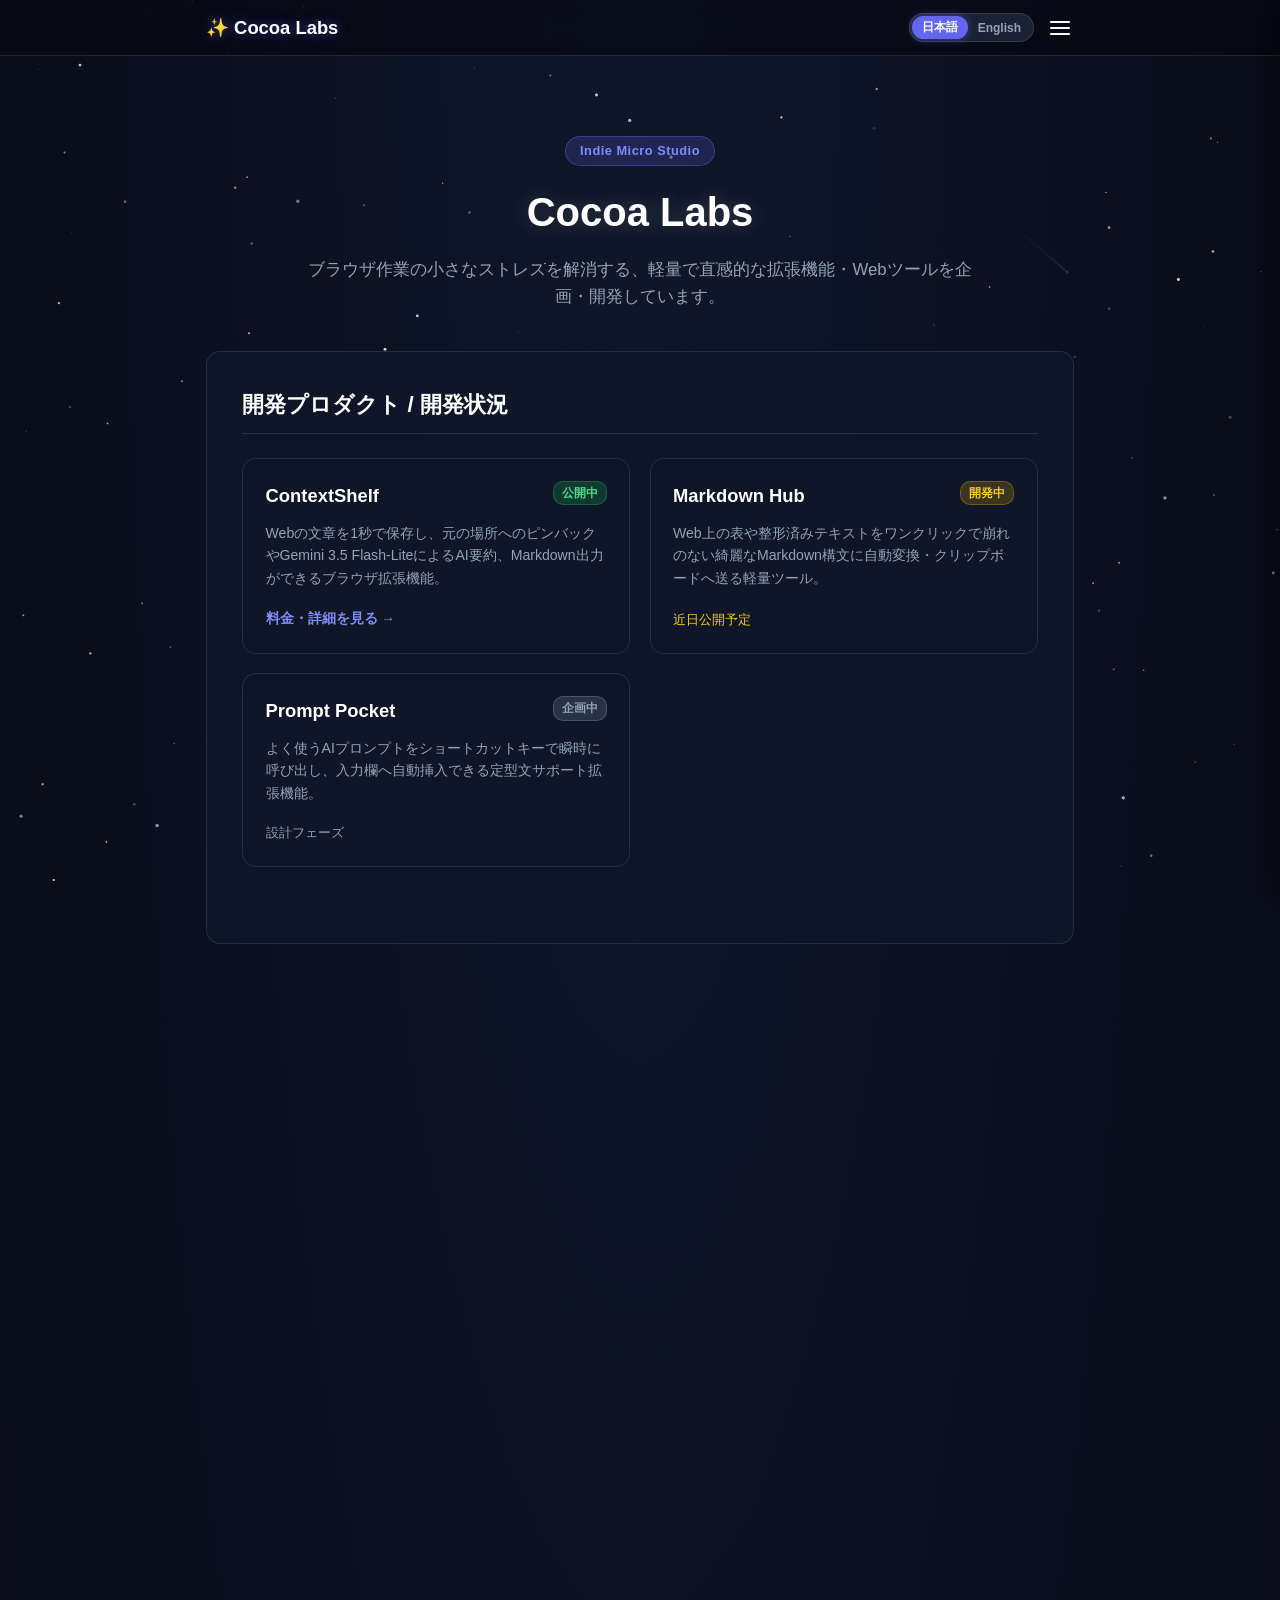
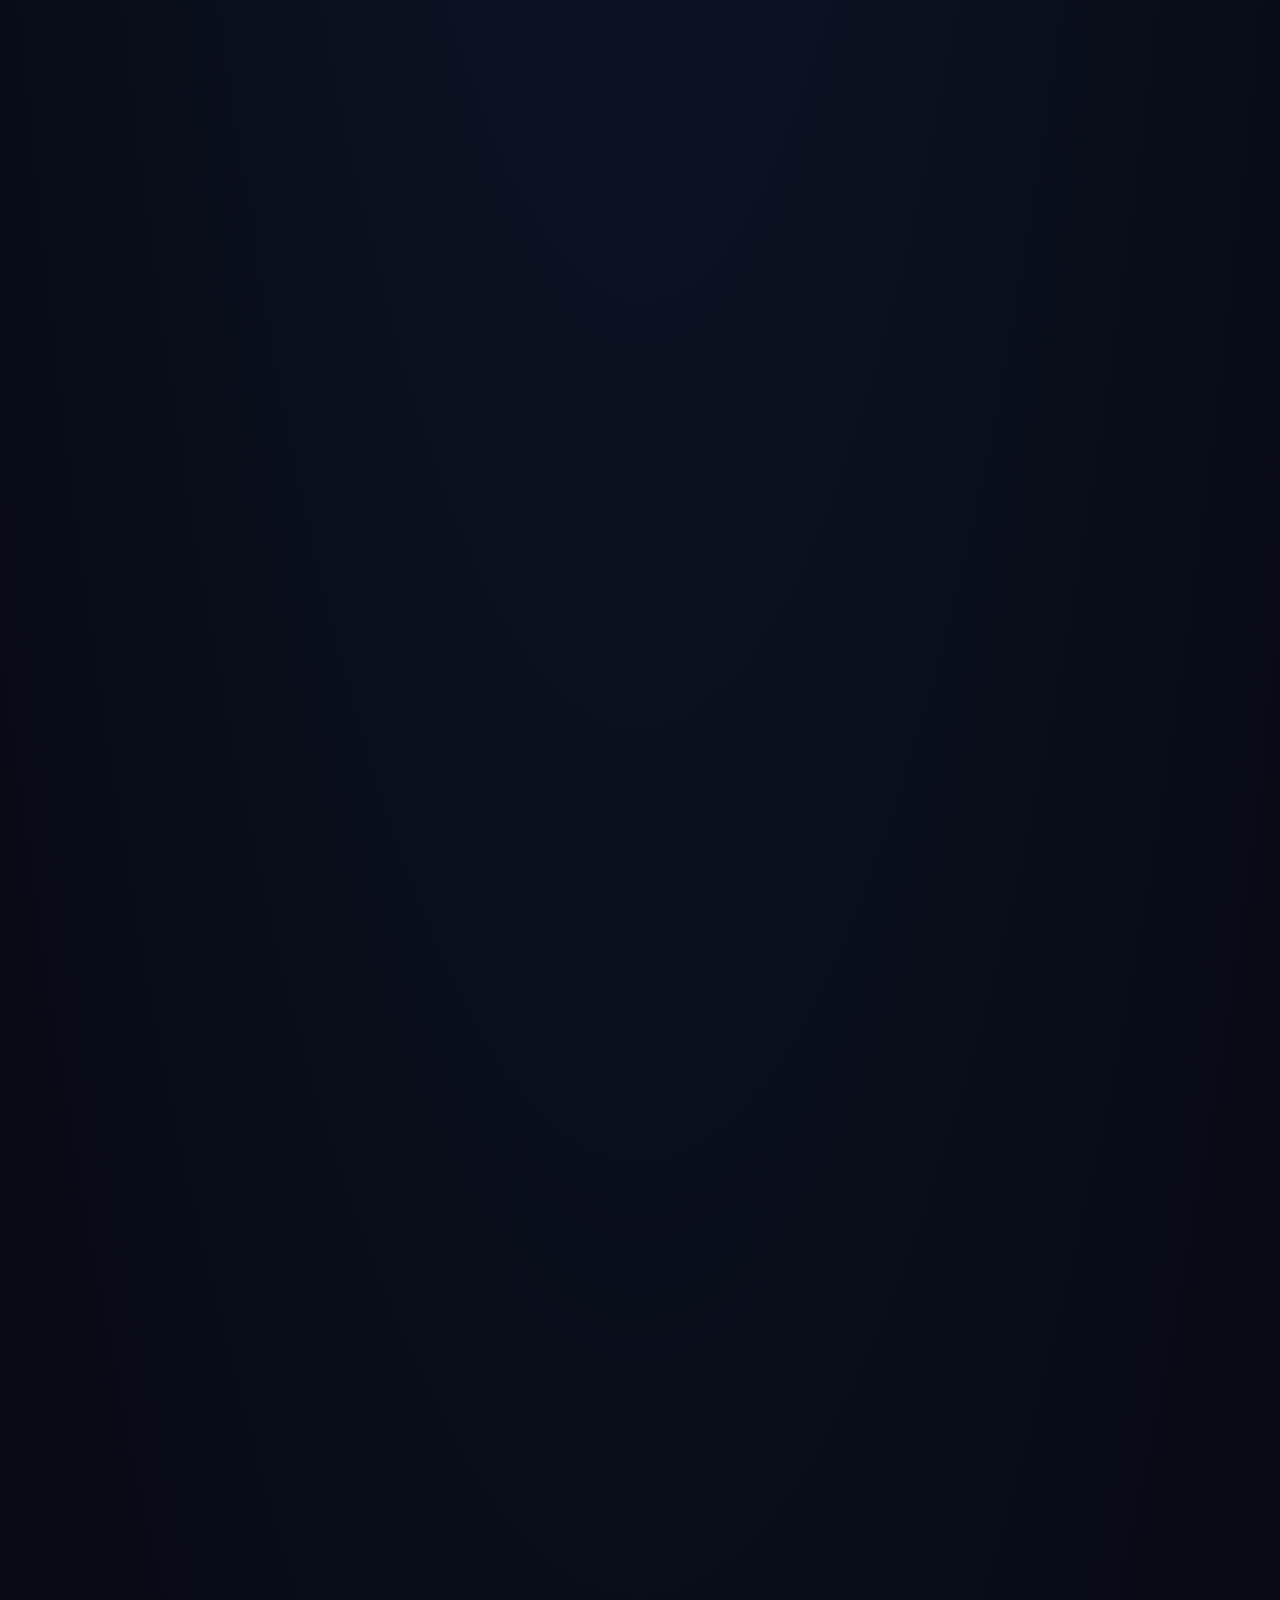
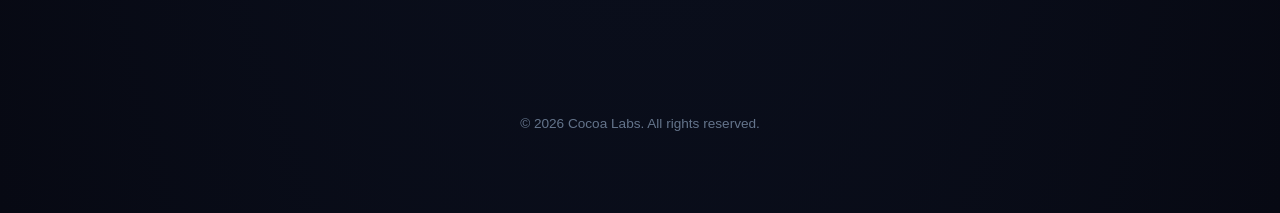
<file: index.html>
<!DOCTYPE html>
<html lang="ja">
<head>
  <meta charset="UTF-8">
  <meta name="viewport" content="width=device-width, initial-scale=1.0">
  <title>Cocoa Labs - Chrome Extensions & Micro Tools</title>
  <style>
    :root {
      --primary: #6366f1;
      --primary-hover: #4f46e5;
      --primary-light: #818cf8;
      --bg: #070913;
      --card-bg: rgba(15, 23, 42, 0.75);
      --card-border: rgba(255, 255, 255, 0.1);
      --text: #f8fafc;
      --text-muted: #94a3b8;
      --border: rgba(255, 255, 255, 0.12);
    }

    * {
      box-sizing: border-box;
      margin: 0;
      padding: 0;
      font-family: -apple-system, BlinkMacSystemFont, "Segoe UI", Roboto, Helvetica, Arial, sans-serif;
    }

    html {
      scroll-behavior: smooth;
    }

    body {
      line-height: 1.6;
      color: var(--text);
      background: radial-gradient(ellipse at top, #0f172a 0%, #070913 100%);
      min-height: 100vh;
      overflow-x: hidden;
    }

    /* ✨ 星空 Canvas 背景 */
    #starfield {
      position: fixed;
      top: 0;
      left: 0;
      width: 100%;
      height: 100%;
      z-index: -1;
      pointer-events: none;
    }

    /* 固定ナビゲーション（すりガラス） */
    header.nav-header {
      position: sticky;
      top: 0;
      background: rgba(7, 9, 19, 0.75);
      backdrop-filter: blur(12px);
      -webkit-backdrop-filter: blur(12px);
      border-bottom: 1px solid var(--border);
      z-index: 100;
    }

    .nav-container {
      max-width: 900px;
      margin: 0 auto;
      padding: 0.8rem 1rem;
      display: flex;
      justify-content: space-between;
      align-items: center;
    }

    .nav-logo {
      font-size: 1.15rem;
      font-weight: 800;
      color: #ffffff;
      text-decoration: none;
      display: flex;
      align-items: center;
      gap: 6px;
      text-shadow: 0 0 12px rgba(99, 102, 241, 0.6);
    }

    .nav-right {
      display: flex;
      align-items: center;
      gap: 12px;
    }

    /* 言語切り替えトグル */
    .lang-switcher {
      display: flex;
      background: rgba(30, 41, 59, 0.8);
      border: 1px solid var(--border);
      border-radius: 16px;
      padding: 2px;
    }

    .lang-btn {
      background: none;
      border: none;
      padding: 3px 10px;
      font-size: 0.75rem;
      font-weight: 700;
      border-radius: 12px;
      cursor: pointer;
      color: var(--text-muted);
      transition: all 0.2s;
    }

    .lang-btn.active {
      background: var(--primary);
      color: #ffffff;
      box-shadow: 0 0 10px rgba(99, 102, 241, 0.5);
    }

    /* ハンバーガーメニュー */
    .hamburger-btn {
      background: none;
      border: none;
      cursor: pointer;
      padding: 4px;
      display: flex;
      flex-direction: column;
      gap: 4px;
    }

    .hamburger-btn span {
      display: block;
      width: 20px;
      height: 2px;
      background-color: var(--text);
      border-radius: 2px;
    }

    /* ドロワーメニュー */
    .drawer-overlay {
      position: fixed;
      inset: 0;
      background: rgba(0, 0, 0, 0.6);
      backdrop-filter: blur(4px);
      opacity: 0;
      pointer-events: none;
      transition: opacity 0.25s ease;
      z-index: 1000;
    }

    .drawer-overlay.active {
      opacity: 1;
      pointer-events: auto;
    }

    .drawer-menu {
      position: fixed;
      top: 0;
      right: -280px;
      width: 280px;
      height: 100vh;
      background: #0f172a;
      border-left: 1px solid var(--border);
      padding: 60px 24px 24px;
      display: flex;
      flex-direction: column;
      gap: 16px;
      box-shadow: -8px 0 30px rgba(0,0,0,0.5);
      transition: right 0.25s ease;
      z-index: 1001;
    }

    .drawer-menu.active {
      right: 0;
    }

    .drawer-menu a {
      font-size: 0.95rem;
      font-weight: 600;
      color: #e2e8f0;
      text-decoration: none;
      padding: 8px 0;
      border-bottom: 1px solid var(--border);
      transition: color 0.15s;
    }

    .drawer-menu a:hover {
      color: var(--primary-light);
    }

    /* メインコンテナ */
    .container {
      max-width: 900px;
      margin: 0 auto;
      padding: 1.5rem 1rem 4rem;
    }

    .hero-header {
      text-align: center;
      padding: 3.5rem 1rem 2.5rem;
    }

    .hero-badge {
      display: inline-block;
      background: rgba(99, 102, 241, 0.2);
      border: 1px solid rgba(99, 102, 241, 0.4);
      color: var(--primary-light);
      font-size: 0.8rem;
      font-weight: 700;
      padding: 4px 14px;
      border-radius: 20px;
      margin-bottom: 14px;
      letter-spacing: 0.5px;
    }

    .hero-header h1 {
      font-size: 2.5rem;
      margin-bottom: 0.8rem;
      color: #ffffff;
      text-shadow: 0 0 20px rgba(255, 255, 255, 0.2);
    }

    .hero-header p {
      color: var(--text-muted);
      font-size: 1.05rem;
      max-width: 680px;
      margin: 0 auto;
    }

    /* プロダクト一覧（ラインナップ） */
    .products-grid {
      display: grid;
      grid-template-columns: repeat(auto-fit, minmax(260px, 1fr));
      gap: 1.2rem;
      margin: 1.5rem 0 2.5rem;
    }

    .product-box {
      background: var(--card-bg);
      backdrop-filter: blur(10px);
      -webkit-backdrop-filter: blur(10px);
      border: 1px solid var(--card-border);
      border-radius: 14px;
      padding: 1.4rem;
      display: flex;
      flex-direction: column;
      justify-content: space-between;
      transition: transform 0.2s, border-color 0.2s;
    }

    .product-box:hover {
      transform: translateY(-3px);
      border-color: rgba(99, 102, 241, 0.5);
    }

    .product-top {
      display: flex;
      justify-content: space-between;
      align-items: flex-start;
      margin-bottom: 0.7rem;
    }

    .product-title {
      font-size: 1.15rem;
      font-weight: 800;
      color: #ffffff;
    }

    .badge-status {
      font-size: 0.72rem;
      font-weight: 700;
      padding: 2px 8px;
      border-radius: 10px;
    }

    .status-active { background: rgba(34, 197, 94, 0.2); color: #4ade80; border: 1px solid rgba(34, 197, 94, 0.3); }
    .status-dev { background: rgba(234, 179, 8, 0.2); color: #facc15; border: 1px solid rgba(234, 179, 8, 0.3); }
    .status-plan { background: rgba(148, 163, 184, 0.2); color: #94a3b8; border: 1px solid rgba(148, 163, 184, 0.3); }

    .product-desc {
      font-size: 0.88rem;
      color: var(--text-muted);
      margin-bottom: 1.2rem;
    }

    .product-link {
      font-size: 0.85rem;
      font-weight: 700;
      color: var(--primary-light);
      text-decoration: none;
    }

    /* 料金カード */
    .pricing-grid {
      display: grid;
      grid-template-columns: repeat(auto-fit, minmax(250px, 1fr));
      gap: 1.5rem;
      margin: 2rem 0;
    }

    .pricing-card {
      background: var(--card-bg);
      backdrop-filter: blur(10px);
      -webkit-backdrop-filter: blur(10px);
      border: 1px solid var(--card-border);
      border-radius: 14px;
      padding: 1.6rem;
      text-align: center;
      position: relative;
      display: flex;
      flex-direction: column;
      justify-content: space-between;
      transition: transform 0.2s ease, box-shadow 0.2s ease, border-color 0.2s;
    }

    .pricing-card:hover {
      transform: translateY(-4px);
      box-shadow: 0 10px 30px rgba(99, 102, 241, 0.2);
    }

    .pricing-card.featured {
      border: 2px solid var(--primary);
      background: rgba(30, 27, 75, 0.6);
      box-shadow: 0 0 25px rgba(99, 102, 241, 0.25);
    }

    .popular-tag {
      position: absolute;
      top: -11px;
      right: 16px;
      background: linear-gradient(135deg, #6366f1, #a855f7);
      color: #ffffff;
      font-size: 0.75rem;
      font-weight: 800;
      padding: 3px 10px;
      border-radius: 10px;
      box-shadow: 0 2px 8px rgba(168, 85, 247, 0.4);
    }

    .pricing-card h3 {
      font-size: 1.3rem;
      margin-bottom: 0.5rem;
      color: #ffffff;
    }

    .price {
      font-size: 2.1rem;
      font-weight: 800;
      color: #ffffff;
      margin-bottom: 0.2rem;
    }

    .price span {
      font-size: 0.9rem;
      color: var(--text-muted);
      font-weight: normal;
    }

    .price-note {
      font-size: 0.75rem;
      color: #64748b;
      margin-bottom: 1.2rem;
    }

    .pricing-features {
      list-style: none;
      font-size: 0.9rem;
      color: #cbd5e1;
      display: flex;
      flex-direction: column;
      gap: 0.5rem;
      margin-bottom: 1.4rem;
      text-align: left;
      padding: 0 0.5rem;
    }

    .btn-plan {
      display: inline-block;
      width: 100%;
      padding: 9px;
      border-radius: 8px;
      font-weight: 700;
      text-decoration: none;
      font-size: 0.9rem;
      background: rgba(255, 255, 255, 0.08);
      color: #ffffff;
      border: 1px solid rgba(255, 255, 255, 0.15);
      transition: all 0.2s ease;
    }

    .btn-plan:hover {
      background: rgba(255, 255, 255, 0.15);
    }

    .btn-plan.featured {
      background: linear-gradient(135deg, #4f46e5, #7c3aed);
      border: none;
      box-shadow: 0 4px 15px rgba(79, 70, 229, 0.4);
    }

    .btn-plan.featured:hover {
      background: linear-gradient(135deg, #4338ca, #6d28d9);
      box-shadow: 0 6px 20px rgba(79, 70, 229, 0.6);
    }

    /* 各セクション（すりガラス） */
    .section {
      background: var(--card-bg);
      backdrop-filter: blur(10px);
      -webkit-backdrop-filter: blur(10px);
      border: 1px solid var(--card-border);
      border-radius: 14px;
      padding: 2.2rem;
      margin-bottom: 2rem;
    }

    .section h2 {
      font-size: 1.4rem;
      border-bottom: 1px solid var(--border);
      padding-bottom: 0.6rem;
      margin-bottom: 1.2rem;
      color: #ffffff;
    }

    table {
      width: 100%;
      border-collapse: collapse;
      margin-top: 1rem;
    }

    th, td {
      border: 1px solid var(--border);
      padding: 0.85rem;
      text-align: left;
      font-size: 0.92rem;
    }

    th {
      background-color: rgba(30, 41, 59, 0.5);
      width: 32%;
      font-weight: 600;
      color: #e2e8f0;
    }

    td {
      color: #cbd5e1;
    }

    ul, ol {
      padding-left: 1.5rem;
      margin-bottom: 1rem;
      color: #cbd5e1;
    }

    li {
      margin-bottom: 0.6rem;
      font-size: 0.95rem;
    }

    code {
      background: rgba(99, 102, 241, 0.2);
      color: #a5b4fc;
      padding: 2px 6px;
      border-radius: 4px;
      font-family: monospace;
    }

    footer {
      text-align: center;
      color: #64748b;
      font-size: 0.85rem;
      padding: 2rem 0 1rem;
    }

    /* 双方向ふわっとアニメーション */
    .reveal {
      opacity: 0;
      transform: translateY(32px);
      transition: opacity 0.55s cubic-bezier(0.16, 1, 0.3, 1), transform 0.55s cubic-bezier(0.16, 1, 0.3, 1);
      will-change: opacity, transform;
    }

    .reveal.is-visible {
      opacity: 1;
      transform: translateY(0);
    }

    .pricing-card.reveal:nth-child(1) { transition-delay: 0.04s; }
    .pricing-card.reveal:nth-child(2) { transition-delay: 0.12s; }
    .pricing-card.reveal:nth-child(3) { transition-delay: 0.2s; }
  </style>
</head>
<body>

  <!-- ✨ 流れる星空 Canvas -->
  <canvas id="starfield"></canvas>

  <!-- 固定ナビゲーション -->
  <header class="nav-header">
    <div class="nav-container">
      <a href="#" class="nav-logo">✨ Cocoa Labs</a>
      
      <div class="nav-right">
        <div class="lang-switcher">
          <button id="btn-ja" class="lang-btn active">日本語</button>
          <button id="btn-en" class="lang-btn">English</button>
        </div>

        <button id="hamburger-btn" class="hamburger-btn" aria-label="Menu">
          <span></span>
          <span></span>
          <span></span>
        </button>
      </div>
    </div>
  </header>

  <!-- ドロワーメニュー -->
  <div id="drawer-overlay" class="drawer-overlay"></div>
  <aside id="drawer-menu" class="drawer-menu">
    <div style="font-weight: 800; color: var(--text-muted); font-size: 0.85rem; letter-spacing: 1px;">NAVIGATION</div>
    <a href="#products" class="drawer-link" data-i18n="nav-products">プロダクト一覧</a>
    <a href="#pricing" class="drawer-link" data-i18n="nav-pricing">料金プラン</a>
    <a href="#features" class="drawer-link" data-i18n="nav-features">主な機能</a>
    <a href="#tokusho" class="drawer-link" data-i18n="nav-tokusho">特定商取引法に基づく表記</a>
    <a href="#terms" class="drawer-link" data-i18n="nav-terms">利用規約</a>
    <a href="#privacy" class="drawer-link" data-i18n="nav-privacy">プライバシーポリシー</a>
  </aside>

  <div class="container">
    <!-- ヒーローヘッダー -->
    <div class="hero-header reveal">
      <div class="hero-badge" data-i18n="badge-text">Indie Micro Studio</div>
      <h1>Cocoa Labs</h1>
      <p data-i18n="hero-desc">ブラウザ作業の小さなストレスを解消する、軽量で直感的な拡張機能・Webツールを企画・開発しています。</p>
    </div>

    <!-- 開発プロダクト一覧 -->
    <section class="section reveal" id="products">
      <h2 data-i18n="sec-products-title">開発プロダクト / 開発状況</h2>
      <div class="products-grid">
        <!-- 1. ContextShelf (公開中) -->
        <div class="product-box">
          <div>
            <div class="product-top">
              <span class="product-title">ContextShelf</span>
              <span class="badge-status status-active" data-i18n="status-pub">公開中</span>
            </div>
            <p class="product-desc" data-i18n="p1-desc">
              Webの文章を1秒で保存し、元の場所へのピンバックやGemini 3.5 Flash-LiteによるAI要約、Markdown出力ができるブラウザ拡張機能。
            </p>
          </div>
          <a href="#pricing" class="product-link" data-i18n="p1-link">料金・詳細を見る &rarr;</a>
        </div>

        <!-- 2. Markdown Hub (開発中) -->
        <div class="product-box">
          <div>
            <div class="product-top">
              <span class="product-title">Markdown Hub</span>
              <span class="badge-status status-dev" data-i18n="status-dev">開発中</span>
            </div>
            <p class="product-desc" data-i18n="p2-desc">
              Web上の表や整形済みテキストをワンクリックで崩れのない綺麗なMarkdown構文に自動変換・クリップボードへ送る軽量ツール。
            </p>
          </div>
          <span style="font-size:0.8rem; color:#facc15;" data-i18n="p2-sub">近日公開予定</span>
        </div>

        <!-- 3. Prompt Pocket (企画中) -->
        <div class="product-box">
          <div>
            <div class="product-top">
              <span class="product-title">Prompt Pocket</span>
              <span class="badge-status status-plan" data-i18n="status-plan">企画中</span>
            </div>
            <p class="product-desc" data-i18n="p3-desc">
              よく使うAIプロンプトをショートカットキーで瞬時に呼び出し、入力欄へ自動挿入できる定型文サポート拡張機能。
            </p>
          </div>
          <span style="font-size:0.8rem; color:#94a3b8;" data-i18n="p3-sub">設計フェーズ</span>
        </div>
      </div>
    </section>

    <!-- 料金プラン (ContextShelf) -->
    <div class="pricing-grid" id="pricing">
      <!-- Free -->
      <div class="pricing-card reveal">
        <div>
          <h3>Free Plan</h3>
          <div class="price" id="p-free">¥0 <span>/ 月</span></div>
          <div class="price-note" style="visibility: hidden;">-</div>
          <ul class="pricing-features">
            <li data-i18n="f-free-1">✔ 保存件数：30件まで</li>
            <li data-i18n="f-free-2">✔ フォルダ作成：2個まで</li>
            <li data-i18n="f-free-3">✔ 一言メモ＆テキスト直接編集</li>
            <li data-i18n="f-free-4">✔ AI要約（1日3回まで）</li>
          </ul>
        </div>
        <a href="https://chromewebstore.google.com" target="_blank" class="btn-plan" data-i18n="btn-free">無料で使う</a>
      </div>

      <!-- PRO -->
      <div class="pricing-card reveal">
        <div>
          <h3>PRO Plan</h3>
          <div class="price" id="p-pro">¥450 <span>/ 月</span></div>
          <div class="price-note" id="n-pro">※ $3（1ドル=150円換算）</div>
          <ul class="pricing-features">
            <li data-i18n="f-pro-1">✔ 保存件数：<b>無制限</b></li>
            <li data-i18n="f-pro-2">✔ フォルダ作成：<b>無制限</b></li>
            <li data-i18n="f-pro-3">✔ ✨ <b>AI要約：使い放題</b></li>
            <li data-i18n="f-pro-4">✔ <b>Markdown / JSON 一括出力</b></li>
          </ul>
        </div>
        <a href="https://chromewebstore.google.com" target="_blank" class="btn-plan" data-i18n="btn-pro">月額で始める</a>
      </div>

      <!-- Premium PRO (買い切り) -->
      <div class="pricing-card featured reveal">
        <div class="popular-tag" data-i18n="tag-popular">人気・買い切り</div>
        <div>
          <h3>Premium Plan</h3>
          <div class="price" id="p-prem">¥3,000 <span>/ 買い切り</span></div>
          <div class="price-note" id="n-prem">※ $20（1ドル=150円換算）</div>
          <ul class="pricing-features">
            <li data-i18n="f-prem-1">✔ <b>PROの全機能が永久に使い放題</b></li>
            <li data-i18n="f-prem-2">✔ <b>追加の月額費用なし（1回払い）</b></li>
            <li data-i18n="f-prem-3">✔ 今後の機能アップデートも無料</li>
            <li data-i18n="f-prem-4">✔ ずっと使い続けたい方向け</li>
          </ul>
        </div>
        <a href="https://chromewebstore.google.com" target="_blank" class="btn-plan featured" data-i18n="btn-prem">買い切りで購入</a>
      </div>
    </div>

    <!-- 主な機能の概要 -->
    <section class="section reveal" id="features">
      <h2 data-i18n="sec-features-title">ContextShelf の主な機能</h2>
      <ul>
        <li data-i18n="feat-1"><strong>1秒で引用保存</strong>: Web上の文章を選択して <code>Alt + S</code> または右クリックするだけで、タイトルやURLと一緒にサイドパネルへ記録。</li>
        <li data-i18n="feat-2"><strong>場所ピン＆ジャンプ</strong>: 「📍場所」ボタンを押すと、元のWebページの引用位置まで自動スクロールし、赤色マーカーで示します。</li>
        <li data-i18n="feat-3"><strong>Gemini 3.5 Flash-Lite 高速要約</strong>: 長い引用もワンクリックで約1/3の読みやすい箇条書きに要約。</li>
        <li data-i18n="feat-4"><strong>一言メモ＆テキスト編集</strong>: 「なぜ保存したか」の所感を残したり、引用文の不要な文字をその場で手直しできます。</li>
        <li data-i18n="feat-5"><strong>Markdown / JSON 出力</strong>: 溜まったデータを一括ダウンロードし、外部エディタへ手軽に引き継げます。</li>
      </ul>
    </section>

    <!-- 特定商取引法に基づく表記 -->
    <section class="section reveal" id="tokusho">
      <h2 data-i18n="sec-tokusho-title">特定商取引法に基づく表記</h2>
      <table>
        <tr>
          <th data-i18n="th-business">事業者 / 屋号</th>
          <td>Cocoa Labs</td>
        </tr>
        <tr>
          <th data-i18n="th-rep">運営者</th>
          <td data-i18n="td-rep">Cocoa（※ご請求受領後、電磁的記録等により遅滞なく詳細を開示いたします）</td>
        </tr>
        <tr>
          <th data-i18n="th-contact">お問い合わせ先</th>
          <td>kokokokoahappy@gmail.com<br><small data-i18n="td-contact-note">※お問い合わせはメールにてお願いいたします。</small></td>
        </tr>
        <tr>
          <th data-i18n="th-price">販売価格</th>
          <td data-i18n="td-price">PROプラン: 月額 $3 / Premiumプラン: 買い切り $20（日本円決済時は為替レートにより換算）</td>
        </tr>
        <tr>
          <th data-i18n="th-pay">お支払い方法</th>
          <td data-i18n="td-pay">クレジットカード決済（Stripe / ExtensionPay）</td>
        </tr>
        <tr>
          <th data-i18n="th-delivery">役務の提供時期</th>
          <td data-i18n="td-delivery">決済完了後、即時に拡張機能の機能制限が解除されます。</td>
        </tr>
        <tr>
          <th data-i18n="th-cancel">解約・返金について</th>
          <td data-i18n="td-cancel">
            デジタルコンテンツの性質上、購入完了後の返金には応じかねます。<br>
            月額サブスクリプションはいつでも解約可能であり、解約後も現在の請求期間終了までご利用いただけます。
          </td>
        </tr>
      </table>
    </section>

    <!-- 利用規約 -->
    <section class="section reveal" id="terms">
      <h2 data-i18n="sec-terms-title">利用規約</h2>
      <ol>
        <li data-i18n="term-1"><strong>総則</strong>: 本規約は、Cocoa Labsが提供するChrome拡張機能「ContextShelf」の利用条件を定めるものです。</li>
        <li data-i18n="term-2"><strong>ライセンス</strong>: 有料プランを購入したユーザーに対し、本拡張機能の非独占的利用権を付与します。</li>
        <li data-i18n="term-3"><strong>禁止事項</strong>: 本拡張機能のリバースエンジニアリング、不正アクセス、第三者への再販売を禁止します。</li>
        <li data-i18n="term-4"><strong>免責事項</strong>: 本拡張機能の利用により生じたデータの損失、外部API側の仕様変更による動作不良等について、当方は一切の責任を負いません。</li>
      </ol>
    </section>

    <!-- プライバシーポリシー -->
    <section class="section reveal" id="privacy">
      <h2 data-i18n="sec-privacy-title">プライバシーポリシー</h2>
      <p data-i18n="priv-intro">当方は、ユーザーのプライバシーを尊重し、個人情報の保護に努めます。</p>
      <br>
      <ul>
        <li data-i18n="priv-1"><strong>保存データについて</strong>: 保存された引用文・メモ等のデータはお使いのブラウザ内（<code>chrome.storage.local</code>）にのみ保存され、当方の外部サーバーへ送信されることはありません。</li>
        <li data-i18n="priv-2"><strong>決済情報</strong>: 決済処理はStripeおよびExtensionPayを介して安全に行われ、当方がクレジットカード情報を保持することはありません。</li>
        <li data-i18n="priv-3"><strong>利用目的</strong>: 拡張機能の機能提供、認証、および問い合わせ対応のみに利用します。</li>
      </ul>
    </section>

    <footer>
      &copy; 2026 Cocoa Labs. All rights reserved.
    </footer>
  </div>

  <script>
    // ============================================================
    // ✨ 星空 ＆ 流れ星 Canvas アニメーション
    // ============================================================
    const canvas = document.getElementById('starfield');
    const ctx = canvas.getContext('2d');

    let width, height;
    function resize() {
      width = canvas.width = window.innerWidth;
      height = canvas.height = window.innerHeight;
    }
    window.addEventListener('resize', resize);
    resize();

    // 瞬く星たち
    const stars = Array.from({ length: 140 }, () => ({
      x: Math.random() * width,
      y: Math.random() * height,
      radius: Math.random() * 1.4 + 0.3,
      alpha: Math.random() * 0.8 + 0.2,
      speed: Math.random() * 0.02 + 0.005,
      direction: Math.random() > 0.5 ? 1 : -1
    }));

    // 流れ星（Shooting Stars）
    let shootingStars = [];

    function createShootingStar() {
      const startX = Math.random() * (width * 0.8) + (width * 0.1);
      const startY = Math.random() * (height * 0.4);
      const angle = (Math.PI / 4) + (Math.random() * 0.2 - 0.1); // 斜め約45度
      const speed = Math.random() * 7 + 8;
      
      shootingStars.push({
        x: startX,
        y: startY,
        length: Math.random() * 80 + 70,
        speed: speed,
        dx: Math.cos(angle) * speed,
        dy: Math.sin(angle) * speed,
        alpha: 1,
        life: 0,
        maxLife: Math.random() * 40 + 30
      });
    }

    // 2.5秒〜4.5秒ごとに流れ星を生成
    function scheduleShootingStar() {
      const delay = Math.random() * 2000 + 2500;
      setTimeout(() => {
        createShootingStar();
        scheduleShootingStar();
      }, delay);
    }
    scheduleShootingStar();
    // 最初の1本をすぐ流す
    setTimeout(createShootingStar, 800);

    function animateStars() {
      ctx.clearRect(0, 0, width, height);

      // 1. 瞬く星を描画
      stars.forEach(star => {
        star.alpha += star.speed * star.direction;
        if (star.alpha > 0.95) { star.alpha = 0.95; star.direction = -1; }
        if (star.alpha < 0.15) { star.alpha = 0.15; star.direction = 1; }

        ctx.fillStyle = `rgba(224, 231, 255, ${star.alpha})`;
        ctx.beginPath();
        ctx.arc(star.x, star.y, star.radius, 0, Math.PI * 2);
        ctx.fill();
      });

      // 2. 流れ星を描画＆更新
      for (let i = shootingStars.length - 1; i >= 0; i--) {
        const s = shootingStars[i];
        s.x += s.dx;
        s.y += s.dy;
        s.life++;

        s.alpha = 1 - (s.life / s.maxLife);

        if (s.alpha <= 0 || s.x > width || s.y > height) {
          shootingStars.splice(i, 1);
          continue;
        }

        // 流れ星の光の尾（グラデーション）
        const tailX = s.x - (s.dx / s.speed) * s.length;
        const tailY = s.y - (s.dy / s.speed) * s.length;

        const grad = ctx.createLinearGradient(tailX, tailY, s.x, s.y);
        grad.addColorStop(0, 'rgba(129, 140, 248, 0)');
        grad.addColorStop(0.7, `rgba(165, 180, 252, ${s.alpha * 0.6})`);
        grad.addColorStop(1, `rgba(255, 255, 255, ${s.alpha})`);

        ctx.strokeStyle = grad;
        ctx.lineWidth = 2;
        ctx.beginPath();
        ctx.moveTo(tailX, tailY);
        ctx.lineTo(s.x, s.y);
        ctx.stroke();

        // 先端の輝き
        ctx.fillStyle = `rgba(255, 255, 255, ${s.alpha})`;
        ctx.beginPath();
        ctx.arc(s.x, s.y, 1.5, 0, Math.PI * 2);
        ctx.fill();
      }

      requestAnimationFrame(animateStars);
    }
    animateStars();

    // ============================================================
    // 多言語切り替え i18n
    // ============================================================
    const i18n = {
      ja: {
        "nav-products": "プロダクト一覧",
        "nav-pricing": "料金プラン",
        "nav-features": "主な機能",
        "nav-tokusho": "特定商取引法に基づく表記",
        "nav-terms": "利用規約",
        "nav-privacy": "プライバシーポリシー",
        "badge-text": "Indie Micro Studio",
        "hero-desc": "ブラウザ作業の小さなストレスを解消する、軽量で直感的な拡張機能・Webツールを企画・開発しています。",
        "sec-products-title": "開発プロダクト / 開発状況",
        "status-pub": "公開中",
        "status-dev": "開発中",
        "status-plan": "企画中",
        "p1-desc": "Webの文章を1秒で保存し、元の場所へのピンバックやGemini 3.5 Flash-LiteによるAI要約、Markdown出力ができるブラウザ拡張機能。",
        "p1-link": "料金・詳細を見る &rarr;",
        "p2-desc": "Web上の表や整形済みテキストをワンクリックで崩れのない綺麗なMarkdown構文に自動変換・クリップボードへ送る軽量ツール。",
        "p2-sub": "近日公開予定",
        "p3-desc": "よく使うAIプロンプトをショートカットキーで瞬時に呼び出し、入力欄へ自動挿入できる定型文サポート拡張機能。",
        "p3-sub": "設計フェーズ",
        "p-free": "¥0 <span>/ 月</span>",
        "p-pro": "¥450 <span>/ 月</span>",
        "n-pro": "※ $3（1ドル=150円換算）",
        "p-prem": "¥3,000 <span>/ 買い切り</span>",
        "n-prem": "※ $20（1ドル=150円換算）",
        "f-free-1": "✔ 保存件数：30件まで",
        "f-free-2": "✔ フォルダ作成：2個まで",
        "f-free-3": "✔ 一言メモ＆テキスト直接編集",
        "f-free-4": "✔ AI要約（1日3回まで）",
        "btn-free": "無料で使う",
        "f-pro-1": "✔ 保存件数：<b>無制限</b>",
        "f-pro-2": "✔ フォルダ作成：<b>無制限</b>",
        "f-pro-3": "✔ ✨ <b>AI要約：使い放題</b>",
        "f-pro-4": "✔ <b>Markdown / JSON 一括出力</b>",
        "btn-pro": "月額で始める",
        "tag-popular": "人気・買い切り",
        "f-prem-1": "✔ <b>PROの全機能が永久に使い放題</b>",
        "f-prem-2": "✔ <b>追加の月額費用なし（1回払い）</b>",
        "f-prem-3": "✔ 今後の機能アップデートも無料",
        "f-prem-4": "✔ ずっと使い続けたい方向け",
        "btn-prem": "買い切りで購入",
        "sec-features-title": "ContextShelf の主な機能",
        "feat-1": "<strong>1秒で引用保存</strong>: Web上の文章を選択して <code>Alt + S</code> または右クリックするだけで、タイトルやURLと一緒にサイドパネルへ記録。",
        "feat-2": "<strong>場所ピン＆ジャンプ</strong>: 「📍場所」ボタンを押すと、元のWebページの引用位置まで自動スクロールし、赤色マーカーで示します。",
        "feat-3": "<strong>Gemini 3.5 Flash-Lite 高速要約</strong>: 長い引用もワンクリックで約1/3の読みやすい箇条書きに要約。",
        "feat-4": "<strong>一言メモ＆テキスト編集</strong>: 「なぜ保存したか」の所感を残したり、引用文の不要な文字をその場で手直しできます。",
        "feat-5": "<strong>Markdown / JSON 出力</strong>: 溜まったデータを一括ダウンロードし、外部エディタへ手軽に引き継げます。",
        "sec-tokusho-title": "特定商取引法に基づく表記",
        "th-business": "事業者 / 屋号",
        "th-rep": "運営者",
        "td-rep": "Cocoa（※ご請求受領後、電磁的記録等により遅滞なく詳細を開示いたします）",
        "th-contact": "お問い合わせ先",
        "td-contact-note": "※お問い合わせはメールにてお願いいたします。",
        "th-price": "販売価格",
        "td-price": "PROプラン: 月額 $3 / Premiumプラン: 買い切り $20（日本円決済時は為替レートにより換算）",
        "th-pay": "お支払い方法",
        "td-pay": "クレジットカード決済（Stripe / ExtensionPay）",
        "th-delivery": "役務の提供時期",
        "td-delivery": "決済完了後、即時に拡張機能の機能制限が解除されます。",
        "th-cancel": "解約・返金について",
        "td-cancel": "デジタルコンテンツの性質上、購入完了後の返金には応じかねます。<br>月額サブスクリプションはいつでも解約可能であり、解約後も現在の請求期間終了までご利用いただけます。",
        "sec-terms-title": "利用規約",
        "term-1": "<strong>総則</strong>: 本規約は、Cocoa Labsが提供するChrome拡張機能「ContextShelf」の利用条件を定めるものです。",
        "term-2": "<strong>ライセンス</strong>: 有料プランを購入したユーザーに対し、本拡張機能の非独占的利用権を付与します。",
        "term-3": "<strong>禁止事項</strong>: 本拡張機能のリバースエンジニアリング、不正アクセス、第三者への再販売を禁止します。",
        "term-4": "<strong>免責事項</strong>: 本拡張機能の利用により生じたデータの損失、外部API側の仕様変更による動作不良等について、当方は一切の責任を負いません。",
        "sec-privacy-title": "プライバシーポリシー",
        "priv-intro": "当方は、ユーザーのプライバシーを尊重し、個人情報の保護に努めます。",
        "priv-1": "<strong>保存データについて</strong>: 保存された引用文・メモ等のデータはお使いのブラウザ内（<code>chrome.storage.local</code>）にのみ保存され、当方の外部サーバーへ送信されることはありません。",
        "priv-2": "<strong>決済情報</strong>: 決済処理はStripeおよびExtensionPayを介して安全に行われ、当方がクレジットカード情報を保持することはありません。",
        "priv-3": "<strong>利用目的</strong>: 拡張機能の機能提供、認証、および問い合わせ対応のみに利用します。"
      },
      en: {
        "nav-products": "Products",
        "nav-pricing": "Pricing",
        "nav-features": "Features",
        "nav-tokusho": "Legal Notice",
        "nav-terms": "Terms of Service",
        "nav-privacy": "Privacy Policy",
        "badge-text": "Indie Micro Studio",
        "hero-desc": "Crafting focused, lightweight browser extensions and micro-tools to eliminate friction from your daily digital workflows.",
        "sec-products-title": "Products & Roadmap",
        "status-pub": "Active",
        "status-dev": "In Development",
        "status-plan": "Planned",
        "p1-desc": "Capture web quotes in 1s with source jump pin, Gemini 3.5 Flash-Lite AI summaries, and Markdown export.",
        "p1-link": "View Pricing & Details &rarr;",
        "p2-desc": "Instantly convert web tables and formatted text into clean, valid Markdown copied straight to your clipboard.",
        "p2-sub": "Coming Soon",
        "p3-desc": "A fast snippet manager to trigger and inject your favorite AI prompt templates with hotkeys.",
        "p3-sub": "Design Phase",
        "p-free": "$0 <span>/ mo</span>",
        "p-pro": "$3 <span>/ mo</span>",
        "n-pro": "Billed monthly. Cancel anytime.",
        "p-prem": "$20 <span>/ lifetime</span>",
        "n-prem": "One-time payment. No subscription.",
        "f-free-1": "✔ Capacity: Up to 30 items",
        "f-free-2": "✔ Folders: Up to 2 folders",
        "f-free-3": "✔ Quick notes & inline editing",
        "f-free-4": "✔ AI Summaries (3/day)",
        "btn-free": "Start Free",
        "f-pro-1": "✔ Capacity: <b>Unlimited</b>",
        "f-pro-2": "✔ Custom Folders: <b>Unlimited</b>",
        "f-pro-3": "✔ ✨ <b>AI Summaries: Unlimited</b>",
        "f-pro-4": "✔ <b>Markdown & JSON Bulk Export</b>",
        "btn-pro": "Start Pro ($3/mo)",
        "tag-popular": "Most Popular",
        "f-prem-1": "✔ <b>All Pro features included</b>",
        "f-prem-2": "✔ <b>Pay once, use forever</b>",
        "f-prem-3": "✔ All future updates included",
        "f-prem-4": "✔ Best for long-term users",
        "btn-prem": "Get Lifetime ($20)",
        "sec-features-title": "ContextShelf Features",
        "feat-1": "<strong>1-Second Capture</strong>: Select text and press <code>Alt + S</code> or right-click to instantly save quotes with page title and URL.",
        "feat-2": "<strong>Location Pin & Jump</strong>: Click 'Location' to scroll right back to the quote on the original webpage with a clean red highlight.",
        "feat-3": "<strong>Gemini 3.5 Flash-Lite Summary</strong>: Summarize lengthy quotes into concise bullet points with one click.",
        "feat-4": "<strong>Quick Notes & Inline Editing</strong>: Add why you saved it and edit or clean up quotes directly in the side panel.",
        "feat-5": "<strong>Markdown / JSON Export</strong>: Download all saved notes in clean Markdown format with source links.",
        "sec-tokusho-title": "Commercial Disclosure (Specified Commercial Transactions Act)",
        "th-business": "Business Name",
        "th-rep": "Operator",
        "td-rep": "Cocoa (Disclosed without delay upon request via electronic format.)",
        "th-contact": "Contact",
        "td-contact-note": "*Please contact us via email.",
        "th-price": "Pricing",
        "td-price": "PRO Plan: $3/mo / Premium Plan: $20 one-time",
        "th-pay": "Payment Methods",
        "td-pay": "Credit card payment (Stripe / ExtensionPay)",
        "th-delivery": "Delivery of Service",
        "td-delivery": "Feature limits are lifted immediately upon completion of payment.",
        "th-cancel": "Cancellation & Refunds",
        "td-cancel": "Due to the nature of digital goods, refunds are generally not accepted once purchased.<br>Monthly subscriptions can be cancelled anytime and remain active until the end of the billing period.",
        "sec-terms-title": "Terms of Service",
        "term-1": "<strong>General</strong>: These terms govern the use of the Chrome extension 'ContextShelf' provided by Cocoa Labs.",
        "term-2": "<strong>License</strong>: Users purchasing a paid plan are granted a non-exclusive license to use the extension.",
        "term-3": "<strong>Prohibitions</strong>: Reverse engineering, unauthorized access, and resale to third parties are strictly prohibited.",
        "term-4": "<strong>Disclaimer</strong>: We are not liable for any data loss or operational issues caused by external API specification changes.",
        "sec-privacy-title": "Privacy Policy",
        "priv-intro": "We respect user privacy and are committed to protecting your personal data.",
        "priv-1": "<strong>Stored Data</strong>: All saved quotes and notes are stored locally in your browser (<code>chrome.storage.local</code>) and are never transmitted to our external servers.",
        "priv-2": "<strong>Payment Info</strong>: Payments are securely processed via Stripe and ExtensionPay. We never store credit card information.",
        "priv-3": "<strong>Purpose of Use</strong>: Collected data is used solely for providing extension functionality, authentication, and customer support."
      }
    };

    function updateLanguage(lang) {
      document.querySelectorAll("[data-i18n]").forEach(el => {
        const key = el.getAttribute("data-i18n");
        if (i18n[lang][key]) {
          el.innerHTML = i18n[lang][key];
        }
      });

      document.getElementById("p-free").innerHTML = i18n[lang]["p-free"];
      document.getElementById("p-pro").innerHTML = i18n[lang]["p-pro"];
      document.getElementById("n-pro").textContent = i18n[lang]["n-pro"];
      document.getElementById("p-prem").innerHTML = i18n[lang]["p-prem"];
      document.getElementById("n-prem").textContent = i18n[lang]["n-prem"];

      document.getElementById("btn-ja").classList.toggle("active", lang === "ja");
      document.getElementById("btn-en").classList.toggle("active", lang === "en");
    }

    document.getElementById("btn-ja").addEventListener("click", () => updateLanguage("ja"));
    document.getElementById("btn-en").addEventListener("click", () => updateLanguage("en"));

    // ドロワーメニュー
    const hamburgerBtn = document.getElementById('hamburger-btn');
    const drawerMenu = document.getElementById('drawer-menu');
    const drawerOverlay = document.getElementById('drawer-overlay');
    const drawerLinks = document.querySelectorAll('.drawer-link');

    function toggleDrawer() {
      drawerMenu.classList.toggle('active');
      drawerOverlay.classList.toggle('active');
    }

    hamburgerBtn.addEventListener('click', toggleDrawer);
    drawerOverlay.addEventListener('click', toggleDrawer);
    drawerLinks.forEach(link => link.addEventListener('click', toggleDrawer));

    // 双方向スクロール監視
    const observer = new IntersectionObserver((entries) => {
      entries.forEach(entry => {
        if (entry.isIntersecting) {
          entry.target.classList.add('is-visible');
        } else {
          entry.target.classList.remove('is-visible');
        }
      });
    }, {
      root: null,
      threshold: 0.08,
      rootMargin: "0px 0px -20px 0px"
    });

    document.querySelectorAll('.reveal').forEach(el => observer.observe(el));
  </script>

</body>
</html>
</file>
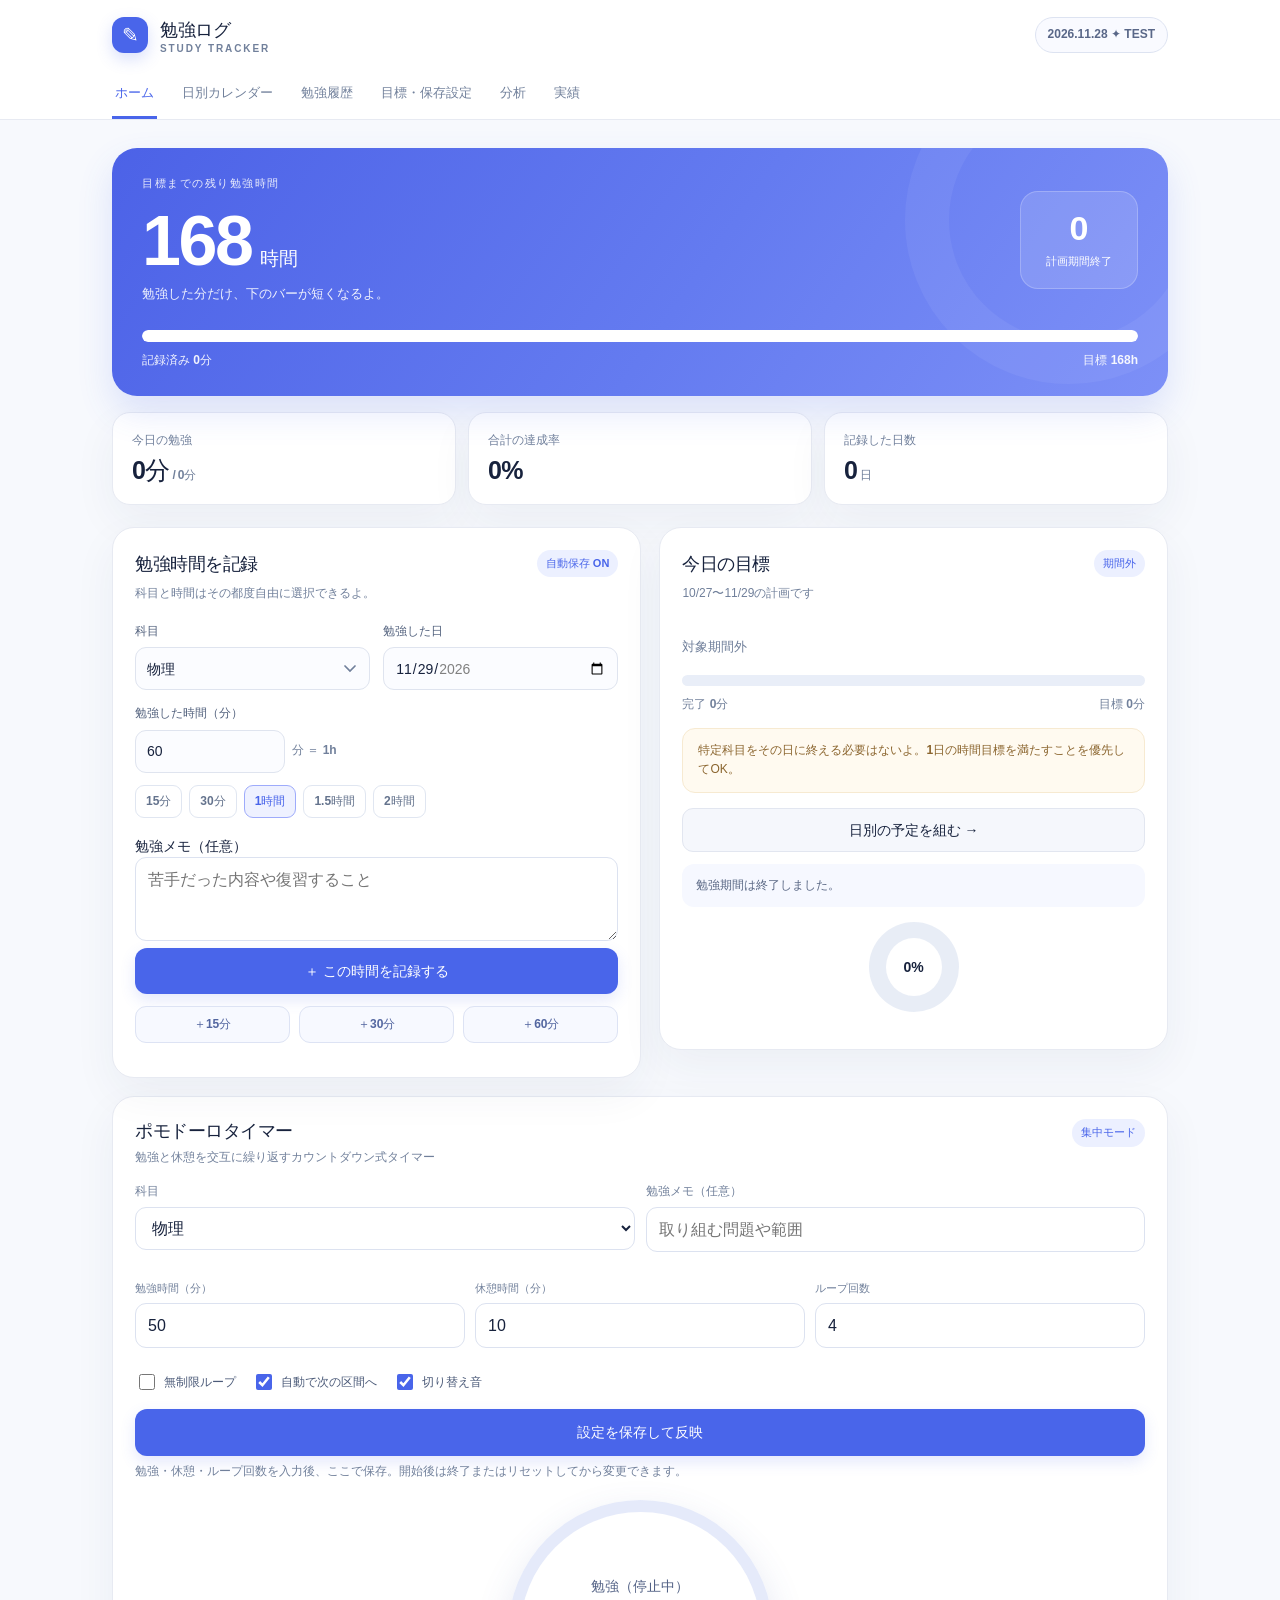
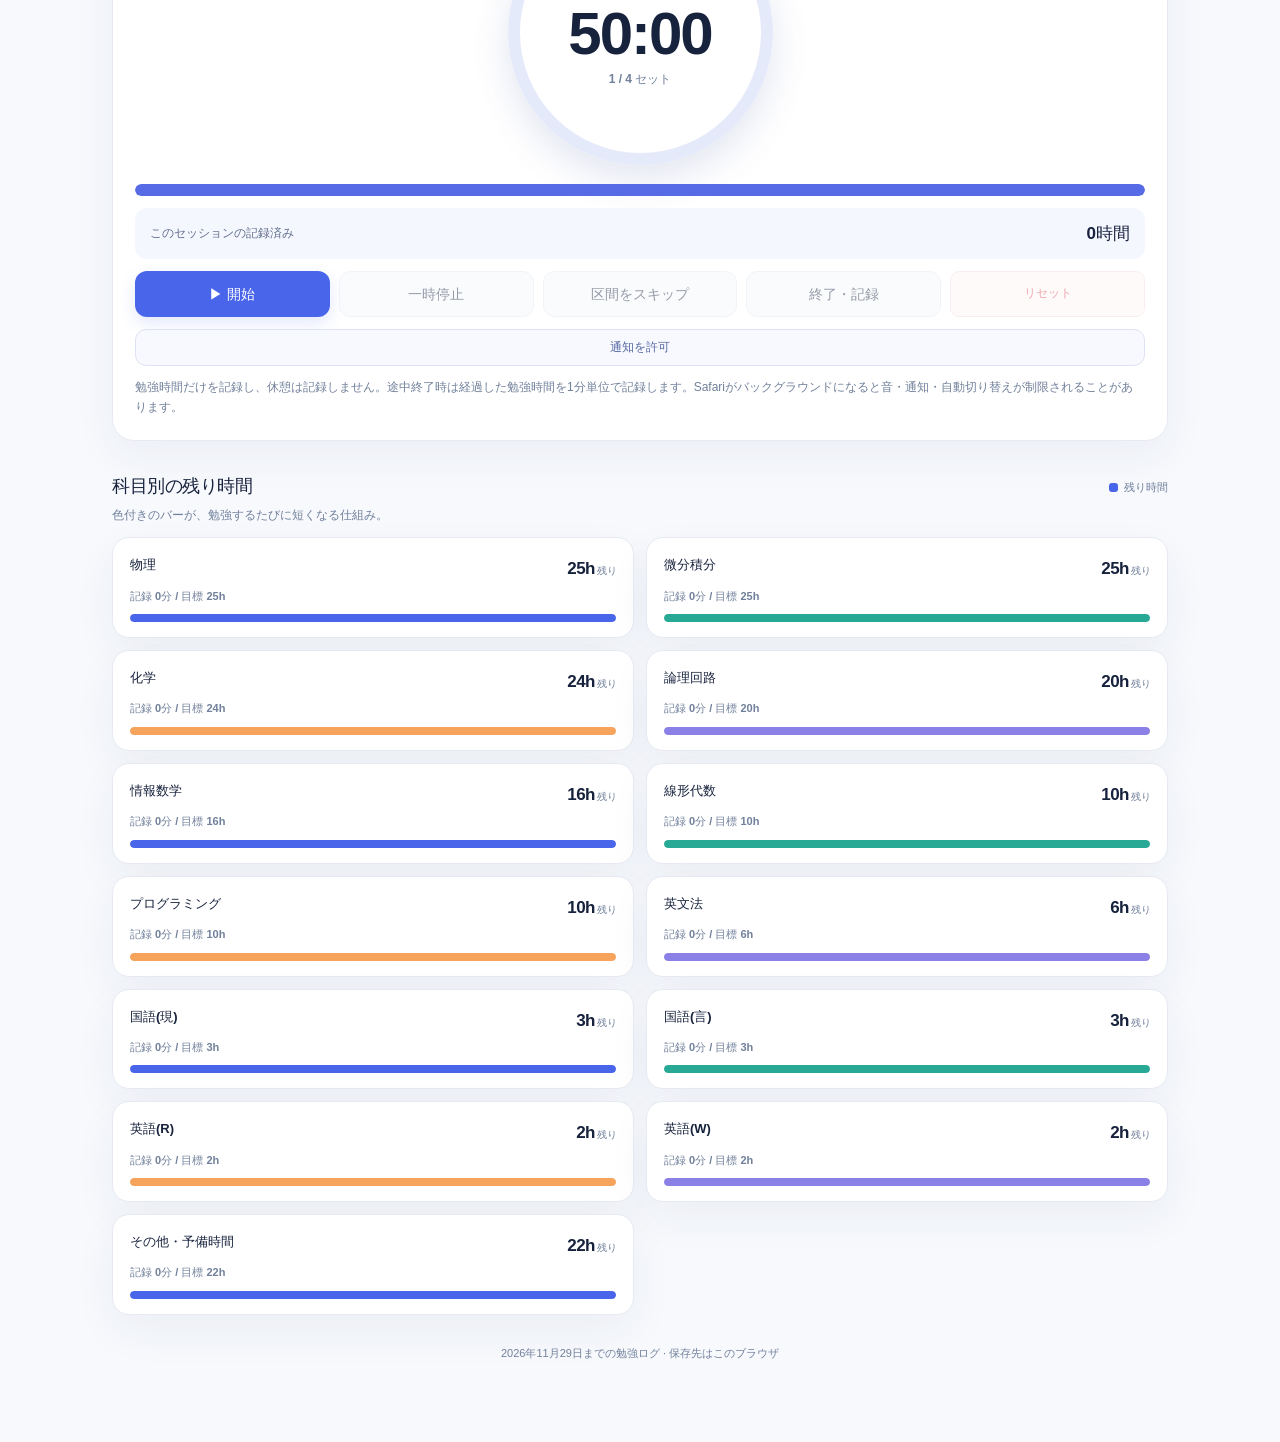
<file: study-planner/index.html>
<!doctype html>
<html lang="ja">
<head>
  <meta charset="UTF-8" />
  <meta name="viewport" content="width=device-width, initial-scale=1, viewport-fit=cover" />
  <meta name="theme-color" content="#f7f9ff" />
  <meta name="description" content="11月29日まで。毎日の科目を自由に選び、勉強した時間だけ残り時間が減る学習記録アプリ。" />
  <meta name="apple-mobile-web-app-capable" content="yes" />
  <meta name="apple-mobile-web-app-status-bar-style" content="default" />
  <meta name="apple-mobile-web-app-title" content="勉強ログ" />
  <link rel="manifest" href="./manifest.webmanifest" />
  <link rel="apple-touch-icon" href="./icon.svg" />
  <title>勉強ログ | 11/29まで</title>
<style>
  :root {color-scheme:light;--ink:#17223d;--muted:#71809b;--blue:#4965ea;--blue-lite:#ecf0ff;--mint:#21a894;--mint-lite:#e6f7f2;--orange:#fa9b56;--line:#e7eaf2;--surface:#ffffff;--bg:#f7f9fd;--shadow:0 16px 44px rgba(36,50,92,.055);font-family:-apple-system,BlinkMacSystemFont,"Hiragino Kaku Gothic ProN","Hiragino Sans","Yu Gothic",Meiryo,sans-serif;font-synthesis:none}
  * {box-sizing:border-box}
  html {scroll-behavior:smooth}
  body {margin:0;background:var(--bg);color:var(--ink);font-size:14px;line-height:1.6}
  button,input,select{font:inherit}
  button{cursor:pointer;-webkit-tap-highlight-color:transparent}
  button:focus-visible,input:focus-visible,select:focus-visible{outline:3px solid #9bafff;outline-offset:2px}
  button:disabled{cursor:not-allowed;opacity:.45}
  .wrap{max-width:1100px;margin:0 auto;padding:0 22px}
  header{background:rgba(255,255,255,.91);backdrop-filter:blur(18px);-webkit-backdrop-filter:blur(18px);border-bottom:1px solid var(--line);position:sticky;top:0;z-index:20}
  .topbar{height:70px;display:flex;align-items:center;justify-content:space-between;gap:10px}
  .brand{display:flex;align-items:center;gap:12px;font-weight:900;font-size:18px;letter-spacing:-.5px}
  .brand-mark{display:grid;place-items:center;width:36px;height:36px;border-radius:12px;background:var(--blue);color:white;font-size:20px;box-shadow:0 6px 16px #4965ea35}
  .brand small{display:block;color:var(--muted);font-size:10px;line-height:1;font-weight:700;letter-spacing:1.9px}
  .header-date{border:1px solid #dde3f1;border-radius:999px;padding:7px 12px;font-size:12px;font-weight:800;color:#596788;background:#f9faff;white-space:nowrap}
  .tabs{display:flex;gap:22px;overflow-x:auto;scrollbar-width:none;margin-top:-1px}
  .tabs::-webkit-scrollbar{display:none}
  .tab{border:0;background:none;color:var(--muted);padding:14px 3px 12px;border-bottom:3px solid transparent;font-weight:800;white-space:nowrap;font-size:13px}
  .tab.active{color:var(--blue);border-bottom-color:var(--blue)}
  main{padding-top:28px!important;padding-bottom:80px!important}
  .hidden{display:none!important}
  .hero{background:linear-gradient(125deg,#4c62e7 0%,#647bf0 55%,#7d90f7 100%);color:white;border-radius:25px;padding:27px 30px 26px;position:relative;overflow:hidden;box-shadow:0 16px 35px #4965ea28}
  .hero:after{content:"";position:absolute;width:240px;height:240px;right:-65px;top:-92px;border-radius:50%;border:44px solid #ffffff0e;pointer-events:none}
  .hero-grid{display:grid;grid-template-columns:1fr auto;gap:20px;align-items:center;position:relative;z-index:1}
  .eyebrow{font-size:11px;letter-spacing:1.5px;font-weight:900;opacity:.88}
  .hero-number{font-weight:850;font-size:clamp(45px,7vw,70px);line-height:1.2;letter-spacing:-2.4px;margin:7px 0 0;font-variant-numeric:tabular-nums}
  .hero-number span{font-size:19px;font-weight:700;letter-spacing:0;margin-left:8px}
  .hero-sub{font-size:13px;opacity:.91;margin:1px 0 0}
  .countdown{min-width:118px;text-align:center;padding:16px 16px;background:#ffffff22;border:1px solid #ffffff38;border-radius:18px}
  .countdown strong{font-size:34px;display:block;line-height:1.2;font-variant-numeric:tabular-nums}
  .countdown span{font-size:11px;font-weight:700}
  .track{height:11px;border-radius:40px;background:#e9eef8;overflow:hidden;position:relative}
  .track .remaining{height:100%;border-radius:40px;background:var(--blue);transition:width .3s ease;width:100%}
  .hero .track{margin-top:25px;background:#ffffff44;height:12px}
  .hero .remaining{background:white}
  .track-legend{display:flex;justify-content:space-between;gap:14px;margin-top:9px;font-size:12px;color:var(--muted);font-weight:700}
  .hero .track-legend{color:#fff;opacity:.92}
  .stat-row{display:grid;grid-template-columns:repeat(3,1fr);gap:12px;margin-top:16px}
  .stat{padding:18px 19px;border:1px solid var(--line);background:var(--surface);border-radius:18px;box-shadow:var(--shadow)}
  .stat .k{font-size:12px;color:var(--muted);font-weight:750}
  .stat .v{font-size:25px;font-weight:850;margin-top:4px;line-height:1.25;letter-spacing:-.7px;font-variant-numeric:tabular-nums}
  .stat .unit{font-size:12px;color:var(--muted);font-weight:600;margin-left:3px}
  .grid-2{display:grid;grid-template-columns:1.02fr .98fr;gap:18px;margin-top:22px;align-items:start}
  .panel{background:white;border:1px solid var(--line);border-radius:22px;padding:22px;box-shadow:var(--shadow);min-width:0}
  .panel + .panel{margin-top:0}
  .panel-header{display:flex;align-items:start;justify-content:space-between;gap:12px;margin-bottom:20px}
  h1,h2,h3,p{margin-top:0}
  h2{font-size:18px;letter-spacing:-.5px;margin:0;font-weight:850}
  h3{font-size:14px;margin:0 0 8px;font-weight:850}
  .sub{font-size:12px;color:var(--muted);margin:5px 0 0;line-height:1.55}
  .pill{font-size:11px;color:var(--blue);background:var(--blue-lite);border-radius:99px;padding:5px 9px;white-space:nowrap;font-weight:800}
  .form-grid{display:grid;grid-template-columns:1fr 1fr;gap:13px}
  .field{display:block;min-width:0}
  .field-label{font-size:12px;color:#52617d;font-weight:800;margin-bottom:6px;display:block}
  .input{height:43px;min-width:0;width:100%;background:#fbfcff;border:1px solid #dfe4ef;border-radius:11px;padding:0 11px;color:var(--ink);-webkit-appearance:none;appearance:none}
  select.input{background-image:url('data:image/svg+xml,%3Csvg xmlns="http://www.w3.org/2000/svg" width="12" height="8" viewBox="0 0 12 8"%3E%3Cpath d="m1 1 5 5 5-5" stroke="%2371809b" fill="none" stroke-width="1.7" stroke-linecap="round"/%3E%3C/svg%3E');background-repeat:no-repeat;background-position:right 13px center;padding-right:30px}
  .time-input{display:flex;align-items:center;gap:7px}
  .time-input span{font-size:12px;color:var(--muted)}
  .chips{display:flex;flex-wrap:wrap;gap:7px;margin:12px 0 17px}
  .chip{border:1px solid #e0e6f1;background:#fff;color:#64738d;border-radius:9px;padding:6px 10px;font-size:12px;font-weight:750}
  .chip.active{background:#eef1ff;border-color:#9eabfb;color:var(--blue)}
  .primary{color:white;border:none;background:var(--blue);border-radius:12px;font-weight:850;padding:12px 16px;box-shadow:0 6px 15px #4965ea26}
  .primary:hover{background:#3e56d8}
  .secondary{color:var(--ink);background:#f5f7fc;border:1px solid #e2e6f0;border-radius:11px;font-weight:800;padding:10px 13px}
  .danger{color:#d44352;background:#fff6f6;border:1px solid #f2d9de;border-radius:9px;padding:6px 9px;font-size:12px;font-weight:750}
  .wide{width:100%}
  .today-value{font-size:32px;font-weight:900;letter-spacing:-1px;line-height:1.15}
  .today-value small{font-size:13px;color:var(--muted);font-weight:650;letter-spacing:0}
  .section-title{display:flex;align-items:baseline;justify-content:space-between;gap:10px;margin-top:31px;margin-bottom:13px}
  .legend{font-size:11px;color:var(--muted);display:flex;align-items:center;gap:6px}
  .legend:before{content:"";display:block;width:9px;height:9px;border-radius:3px;background:var(--blue)}
  .subject-grid{display:grid;grid-template-columns:repeat(2,minmax(0,1fr));gap:12px}
  .subject{padding:17px 17px 15px;border:1px solid var(--line);border-radius:17px;background:white;box-shadow:var(--shadow)}
  .subject-top{display:flex;align-items:start;justify-content:space-between;gap:8px}
  .subject-name{font-weight:850;font-size:13px}
  .subject-remaining{font-weight:900;font-size:17px;font-variant-numeric:tabular-nums;white-space:nowrap;letter-spacing:-.5px}
  .subject-remaining small{font-size:10px;font-weight:750;color:var(--muted);margin-left:2px}
  .subject-label{font-size:11px;color:var(--muted);font-weight:750;margin:5px 0 9px}
  .subject .track{height:8px;background:#eff2f8}
  .subject:nth-child(4n+2) .remaining{background:#27a995}
  .subject:nth-child(4n+3) .remaining{background:#f6a45b}
  .subject:nth-child(4n) .remaining{background:#8a80e6}
  .subject.achieved{border-color:#d6efe8;background:#fcfffd}
  .subject.achieved .subject-remaining{color:#1a9e85}
  .subject.achieved .remaining{width:0!important}
  .banner-note{padding:12px 15px;border-radius:13px;background:#fffaf0;color:#8b652e;font-size:12px;margin-top:14px;border:1px solid #f7ead1}
  .row{display:flex;align-items:center;justify-content:space-between;gap:12px}
  .muted{color:var(--muted)}
  .date-nav{display:flex;align-items:center;justify-content:space-between;gap:10px;margin:0 0 17px}
  .nav-arrow{background:#f3f5fc;border:1px solid #e4e9f4;border-radius:11px;width:37px;height:37px;font-size:19px;color:#596584}
  .week-label{font-size:14px;font-weight:850;text-align:center}
  .week-days{display:grid;grid-template-columns:repeat(7,minmax(0,1fr));gap:8px}
  .day{border:1px solid #e4e9f2;background:white;border-radius:14px;padding:11px 4px;min-width:0;min-height:100px;text-align:center;display:flex;flex-direction:column;align-items:center;gap:3px}
  .day.selected{border-color:var(--blue);box-shadow:0 0 0 2px #4965ea16;background:#f7f8ff}
  .day.today{position:relative}
  .day.today:before{content:"";width:5px;height:5px;border-radius:50%;background:var(--orange);position:absolute;top:5px;right:6px}
  .day .dow{font-size:10px;color:var(--muted);font-weight:850}
  .day .dd{font-size:18px;font-weight:900;line-height:1.3}
  .day .dh{font-size:10px;color:var(--muted);font-weight:750}
  .day.off .dd{color:#e27f4d}
  .day .track{width:80%;height:5px;margin-top:6px}
  .day.invalid{opacity:.18;pointer-events:none}
  .day.today.selected:before{background:var(--blue)}
  .schedule-card{margin-top:17px}
  .plan-row{display:grid;grid-template-columns:minmax(0,1fr) auto auto;gap:9px;align-items:center;border-bottom:1px solid var(--line);padding:12px 0}
  .plan-name{font-weight:780}
  .plan-meta{font-size:11px;color:var(--muted)}
  .empty{border:1px dashed #dce2ee;border-radius:13px;padding:23px 14px;color:var(--muted);text-align:center;background:#fcfdff;font-size:12px}
  .form-inline{display:grid;grid-template-columns:minmax(0,1fr) 100px auto;gap:9px;align-items:end;margin-top:13px}
  .log-row{display:flex;align-items:center;justify-content:space-between;gap:10px;padding:12px 0;border-bottom:1px solid var(--line)}
  .log-row:last-child{border-bottom:0}
  .log-name{font-weight:800;font-size:13px}
  .log-meta{font-size:11px;color:var(--muted)}
  .log-time{font-weight:850;white-space:nowrap}
  .history-list{max-height:480px;overflow:auto}
  .settings-grid{display:grid;grid-template-columns:repeat(3,1fr);gap:12px}
  .settings-foot{display:flex;align-items:center;gap:12px;flex-wrap:wrap;margin-top:17px}
  .file-button{position:relative;overflow:hidden}
  .file-button input{position:absolute;opacity:0;inset:0;cursor:pointer;width:100%;height:100%}
  .message{padding:12px 14px;border-radius:11px;background:var(--blue-lite);color:#4253b5;font-size:12px}
  .footer{text-align:center;color:var(--muted);font-size:11px;padding-top:30px}
  #toast{position:fixed;bottom:calc(23px + env(safe-area-inset-bottom));left:50%;transform:translateX(-50%) translateY(20px);opacity:0;pointer-events:none;background:#253153;color:white;font-size:13px;font-weight:750;padding:12px 20px;border-radius:13px;box-shadow:0 10px 24px #22305235;z-index:50;transition:transform .2s,opacity .2s;white-space:nowrap;max-width:calc(100vw - 32px);text-align:center;white-space:normal}
  #toast.show{opacity:1;transform:translateX(-50%) translateY(0)}
  @media(max-width:760px){.wrap{padding:0 15px}.topbar{height:64px}.tabs{gap:20px}.hero{border-radius:19px;padding:23px 19px}.hero-number{font-size:48px}.countdown{padding:12px 9px;min-width:86px}.countdown strong{font-size:27px}.stat-row{gap:9px}.stat{padding:14px 12px}.stat .v{font-size:21px}.grid-2,.subject-grid{grid-template-columns:1fr}.panel{padding:18px;border-radius:18px}.section-title{margin-top:25px}.week-days{gap:4px}.day{padding:10px 0;min-height:93px;border-radius:10px}.day .dd{font-size:15px}.day .dh{font-size:9px}.settings-grid{grid-template-columns:repeat(2,1fr)}.header-date{font-size:11px;padding:6px 9px}}
  @media(max-width:370px){.brand{font-size:15px}.hero-number{font-size:41px}.stat .v{font-size:18px}.day .dh{font-size:8px}.form-grid{grid-template-columns:1fr 1fr}.form-inline{grid-template-columns:minmax(0,1fr) 75px auto}.form-inline .primary{padding:11px 8px;font-size:12px}}
  @media(prefers-reduced-motion:reduce){*,*:before,*:after{scroll-behavior:auto!important;transition:none!important}}
</style>
<link rel="stylesheet" href="./extras.css?v=15">
</head>
<body>
<header>
  <div class="wrap">
    <div class="topbar">
      <div class="brand"><span class="brand-mark">✎</span><span>勉強ログ<small>STUDY TRACKER</small></span></div>
      <div class="header-date">2026.11.28 <span aria-hidden="true">✦</span> TEST</div>
    </div>
    <nav class="tabs" aria-label="画面の切り替え">
      <button class="tab active" type="button" data-tab="home">ホーム</button>
      <button class="tab" type="button" data-tab="calendar">日別カレンダー</button>
      <button class="tab" type="button" data-tab="history">勉強履歴</button>
      <button class="tab" type="button" data-tab="settings">目標・保存設定</button>
    </nav>
  </div>
</header>
<main class="wrap">
  <section id="page-home">
    <div class="hero">
      <div class="hero-grid">
        <div><div class="eyebrow">目標までの残り勉強時間</div><div class="hero-number" id="overall-remaining">168<span>時間</span></div><p class="hero-sub">勉強した分だけ、下のバーが短くなるよ。</p></div>
        <div class="countdown"><strong id="count-days">32</strong><span id="days-caption">勉強できる日</span></div>
      </div>
      <div class="track" role="progressbar" aria-label="全体の残り勉強時間" id="overall-track"><div class="remaining" id="overall-bar"></div></div>
      <div class="track-legend"><span>記録済み <b id="overall-done">0h</b></span><span>目標 <b id="overall-goal">168h</b></span></div>
    </div>
    <div class="stat-row">
      <div class="stat"><div class="k">今日の勉強</div><div class="v"><span id="today-done">0h</span><span class="unit" id="today-target">/ 4h</span></div></div>
      <div class="stat"><div class="k">合計の達成率</div><div class="v" id="total-percent">0%</div></div>
      <div class="stat"><div class="k">記録した日数</div><div class="v"><span id="days-studied">0</span><span class="unit">日</span></div></div>
    </div>
    <div class="grid-2">
      <section class="panel" id="record-panel">
        <div class="panel-header"><div><h2>勉強時間を記録</h2><p class="sub">科目と時間はその都度自由に選択できるよ。</p></div><span class="pill" id="save-label">自動保存 ON</span></div>
        <form id="record-form">
          <div class="form-grid">
            <label class="field"><span class="field-label">科目</span><select class="input" id="record-subject" required></select></label>
            <label class="field"><span class="field-label">勉強した日</span><input class="input" type="date" id="record-date" min="2026-10-27" max="2026-11-29" required /></label>
          </div>
          <div class="field" style="margin-top:14px"><span class="field-label">勉強した時間（分）</span><div class="time-input"><input class="input" type="number" id="record-minutes" min="1" max="1440" step="1" value="60" inputmode="numeric" required style="max-width:150px"/><span>分 ＝ <b id="duration-label">1時間</b></span></div></div>
          <div class="chips" id="quick-minutes"><button type="button" class="chip" data-min="15">15分</button><button type="button" class="chip" data-min="30">30分</button><button type="button" class="chip active" data-min="60">1時間</button><button type="button" class="chip" data-min="90">1.5時間</button><button type="button" class="chip" data-min="120">2時間</button></div>
          <button class="primary wide" type="submit">＋ この時間を記録する</button>
        </form>
      </section>
      <section class="panel" id="today-panel">
        <div class="panel-header"><div><h2>今日の目標</h2><p class="sub" id="today-date-text">平日は4時間、土日祝は8時間。</p></div><span class="pill" id="today-type">平日</span></div>
        <div class="today-value" id="today-remaining">4h <small>残り</small></div>
        <div class="track" style="margin-top:16px" role="progressbar" aria-label="今日の残り時間"><div class="remaining" id="today-bar"></div></div>
        <div class="track-legend"><span id="today-completed-label">完了 0h</span><span id="today-goal-label">目標 4h</span></div>
        <div class="banner-note">特定科目をその日に終える必要はないよ。<b>1日の時間目標を満たす</b>ことを優先してOK。</div>
        <button type="button" class="secondary wide" style="margin-top:15px" data-goto="calendar">日別の予定を組む →</button>
      </section>
    </div>
    <div class="section-title"><div><h2>科目別の残り時間</h2><p class="sub">色付きのバーが、勉強するたびに短くなる仕組み。</p></div><span class="legend">残り時間</span></div>
    <div class="subject-grid" id="subject-grid"></div>
  </section>
  <section id="page-calendar" class="hidden">
    <div class="section-title" style="margin-top:0"><div><h2>日別カレンダー</h2><p class="sub">予定科目は固定なし。何度でも追加・変更できるよ。</p></div><span class="pill">平日 4h / 土日祝 8h</span></div>
    <section class="panel">
      <div class="date-nav"><button type="button" class="nav-arrow" id="prev-week" aria-label="前の週">‹</button><div class="week-label" id="week-label"></div><button type="button" class="nav-arrow" id="next-week" aria-label="次の週">›</button></div>
      <div class="week-days" id="week-days"></div>
      <div class="schedule-card">
        <div class="row"><div><h2 id="selected-date-label"></h2><p class="sub" id="selected-day-type"></p></div><span class="pill" id="selected-day-progress"></span></div>
        <div class="track" style="margin-top:15px" role="progressbar" aria-label="選択した日の残り時間"><div class="remaining" id="selected-day-bar"></div></div>
        <div class="track-legend"><span id="selected-day-done"></span><span id="selected-day-remaining"></span></div>
        <h3 style="margin-top:25px">この日の予定（任意）</h3>
        <p class="sub">予定を追加してもグラフは減らないよ。「完了」を押すと記録されて減る。</p>
        <div id="planned-list" style="margin-top:12px"></div>
        <form id="plan-form" class="form-inline">
          <label class="field"><span class="field-label">科目</span><select class="input" id="plan-subject" required></select></label>
          <label class="field"><span class="field-label">分数</span><input class="input" id="plan-minutes" type="number" min="1" max="1440" step="1" value="60" inputmode="numeric" required /></label>
          <button class="primary" type="submit" style="min-height:43px">追加</button>
        </form>
        <h3 style="margin-top:28px">記録済みの勉強</h3>
        <div id="selected-logs" style="margin-top:9px"></div>
      </div>
    </section>
  </section>
  <section id="page-history" class="hidden">
    <div class="section-title" style="margin-top:0"><div><h2>勉強履歴</h2><p class="sub">記録を消すと、残り時間のグラフも元に戻るよ。</p></div><span class="pill" id="history-summary"></span></div>
    <section class="panel"><div class="history-list" id="all-logs"></div></section>
  </section>
  <section id="page-settings" class="hidden">
    <div class="section-title" style="margin-top:0"><div><h2>科目ごとの目標時間</h2><p class="sub">どの科目を何時間勉強するかも自分で変更可能。</p></div></div>
    <section class="panel">
      <form id="settings-form">
        <label class="field" style="max-width:200px;margin-bottom:18px"><span class="field-label">総目標時間</span><input class="input" id="target-total" type="number" min="1" max="999" step="0.25" value="168" required /></label>
        <div class="settings-grid" id="target-fields"></div>
        <div class="message" style="margin-top:15px">「その他・予備時間」は、総目標から12科目の時間を引いた残りとして自動計算されます。</div>
        <div class="settings-foot"><button type="submit" class="primary">目標を保存する</button><button type="button" class="secondary" id="reset-targets">初期配分に戻す</button></div>
      </form>
    </section>
    <div class="section-title"><div><h2>データの保存・バックアップ</h2><p class="sub">同じSafari・同じURLでは自動保存。機種変更やデータ消去に備えてバックアップもできるよ。</p></div></div>
    <section class="panel">
      <div class="message">このサイトは記録をSafari内に保存します。プライベートブラウズ、履歴・Webサイトデータの削除、端末変更では記録が引き継がれない場合があります。<b>定期的なバックアップを推奨します。</b></div>
      <div class="settings-foot"><button type="button" class="primary" id="export-data">⬇ バックアップを保存（JSON）</button><label class="secondary file-button">⬆ バックアップから復元<input type="file" id="import-data" accept="application/json,.json" aria-label="バックアップファイルを選択" /></label></div>
      <div class="settings-foot" style="padding-top:13px;border-top:1px solid var(--line);margin-top:23px"><button type="button" class="danger" id="clear-data">すべての記録・予定を初期化</button></div>
    </section>
  </section>
  <footer class="footer">2026年11月29日までの勉強ログ · 保存先はこのブラウザ</footer>
</main>
<div id="toast" role="status" aria-live="polite"></div>
<script>
(function(){'use strict';
const STORAGE_KEY='studylog-nov28-2026-v1';
const START='2026-10-27',END='2026-11-29',EXAM='2026-11-28';
const HOLIDAYS=['2026-11-03','2026-11-23'];
const SUBJECTS=['物理','微分積分','化学','論理回路','情報数学','線形代数','プログラミング','英文法','国語(現)','国語(言)','英語(R)','英語(W)','予備'];
const DEFAULT_GOALS=[25,25,24,20,16,10,10,6,3,3,2,2,22]; // sum 168
const $=id=>document.getElementById(id);
const mins=h=>Math.round(Number(h)*60);
const fmt=m=>{const h=Math.floor(m/60),r=Math.round(m%60);if(h===0)return r+'分';if(r===0)return h+'h';return h+'h'+r+'分'};
const num=m=>{const n=Math.round(m/6)/10;return n.toLocaleString('ja-JP',{maximumFractionDigits:1})};
const pad=n=>String(n).padStart(2,'0');
const todayISO=()=>{const n=new Date();return n.getFullYear()+'-'+pad(n.getMonth()+1)+'-'+pad(n.getDate())};
const clampDate=d=>d<START?START:d>END?END:d;
const parseDate=s=>{const a=s.split('-').map(Number);return new Date(a[0],a[1]-1,a[2],12)};
const dateRange=()=>{let all=[];for(let d=parseDate(START);d<=parseDate(END);d.setDate(d.getDate()+1)){all.push(d.getFullYear()+'-'+pad(d.getMonth()+1)+'-'+pad(d.getDate()))}return all};
const DATES=dateRange();
const dowArr=['日','月','火','水','木','金','土'];
const isHoliday=d=>HOLIDAYS.includes(d);
const isOff=d=>{const w=parseDate(d).getDay();return w===0||w===6||isHoliday(d)};
const dayGoal=d=>window.studylogDayGoal?window.studylogDayGoal(d):(isOff(d)?480:240);
const dateLabel=d=>{const z=parseDate(d);return (z.getMonth()+1)+'月'+z.getDate()+'日（'+dowArr[z.getDay()]+'）'};
const safeNum=(v,min,max)=>Number.isFinite(Number(v))&&Number(v)>=min&&Number(v)<=max;
const makeDefault=()=>({version:1,goals:Object.fromEntries(SUBJECTS.map((name,i)=>[name,mins(DEFAULT_GOALS[i])])),total:mins(168),logs:[],plans:[]});
function validate(raw){
  if(!raw||raw.version!==1||typeof raw.goals!=='object'||!Array.isArray(raw.logs)||!Array.isArray(raw.plans))throw Error('データ形式が違います');
  const d=makeDefault();
  for(const name of SUBJECTS){if(!safeNum(raw.goals[name],0,200000))throw Error('科目の目標が不正です');d.goals[name]=Math.round(Number(raw.goals[name]))}
  if(!safeNum(raw.total,60,599940))throw Error('総目標が不正です');d.total=Math.round(Number(raw.total));
  if(SUBJECTS.reduce((a,n)=>a+d.goals[n],0)!==d.total)throw Error('目標合計が一致しません');
  function validRecord(r){return r&&typeof r.id==='string'&&r.id.length<150&&DATES.includes(r.date)&&SUBJECTS.includes(r.subject)&&safeNum(r.minutes,1,1440)&&Number.isInteger(Number(r.minutes))}
  if(raw.logs.length>10000||raw.plans.length>10000)throw Error('記録が多すぎます');
  if(!raw.logs.every(validRecord)||!raw.plans.every(validRecord))throw Error('記録に不正なデータがあります');
  d.logs=raw.logs.map(r=>({id:r.id,date:r.date,subject:r.subject,minutes:Number(r.minutes),createdAt:r.createdAt||''}));
  d.plans=raw.plans.map(r=>({id:r.id,date:r.date,subject:r.subject,minutes:Number(r.minutes)}));
  return d;
}
let state=makeDefault();let storageAvailable=true;
try{const saved=localStorage.getItem(STORAGE_KEY);if(saved)state=validate(JSON.parse(saved))}catch(e){console.warn(e);storageAvailable=false}
let activeTab='home';let selected=clampDate(todayISO());let weekIndex=Math.floor(DATES.indexOf(selected)/7);let toastTimer=null;
function toast(message){const el=$('toast');el.textContent=message;el.classList.add('show');clearTimeout(toastTimer);toastTimer=setTimeout(()=>el.classList.remove('show'),2800)}
function save(){try{localStorage.setItem(STORAGE_KEY,JSON.stringify(state));storageAvailable=true}catch(e){storageAvailable=false;toast('自動保存できません。バックアップを使ってください。')}render()}
function bySubject(name){return state.logs.reduce((sum,x)=>sum+(x.subject===name?x.minutes:0),0)}
function byDate(date){return state.logs.reduce((sum,x)=>sum+(x.date===date?x.minutes:0),0)}
function sumLogs(){return state.logs.reduce((sum,x)=>sum+x.minutes,0)}
function remaining(target,done){return Math.max(0,target-done)}
function percent(target,done){return target>0?Math.max(0,Math.min(100,remaining(target,done)/target*100)):0}
function uid(){return Date.now().toString(36)+'-'+Math.random().toString(36).slice(2,11)}
function esc(x){return String(x).replace(/[&<>"']/g,c=>({'&':'&amp;','<':'&lt;','>':'&gt;','"':'&quot;',"'":'&#39;'}[c]))}
function options(selectedName){return SUBJECTS.map(n=>`<option value="${esc(n)}" ${n===selectedName?'selected':''}>${n==='予備'?'その他・予備時間':esc(n)}</option>`).join('')}
function createSelects(){const html=options('物理');$('record-subject').innerHTML=html;$('plan-subject').innerHTML=html}
function renderSummary(){
 const done=sumLogs(),goal=state.total,left=remaining(goal,done),p=percent(goal,done),t=todayISO(),td=byDate(t),isWithin=DATES.includes(t),dailyTarget=isWithin?dayGoal(t):0;
 $('overall-remaining').innerHTML=`${num(left)}<span>時間</span>`;$('overall-done').textContent=fmt(done);$('overall-goal').textContent=fmt(goal);$('overall-bar').style.width=p+'%';$('overall-track').setAttribute('aria-valuenow',String(left));$('overall-track').setAttribute('aria-valuemax',String(goal));
 $('total-percent').textContent=(Math.min(100,Math.round(done/goal*100)))+'%';$('days-studied').textContent=new Set(state.logs.map(x=>x.date)).size;
 $('today-done').textContent=fmt(td);$('today-target').textContent='/ '+fmt(dailyTarget);
 $('today-remaining').innerHTML=isWithin?`${fmt(remaining(dailyTarget,td))} <small>残り</small>`:`<small>対象期間外</small>`;
 $('today-type').textContent=!isWithin?'期間外':isHoliday(t)?'祝日':isOff(t)?'土日':'平日';
 $('today-date-text').textContent=isWithin?dateLabel(t)+' ｜ '+fmt(dailyTarget)+'目標':'10/27〜11/29の計画です';
 $('today-completed-label').textContent='完了 '+fmt(td);$('today-goal-label').textContent='目標 '+fmt(dailyTarget);
 $('today-bar').style.width=(isWithin?percent(dailyTarget,td):0)+'%';
 $('save-label').textContent=storageAvailable?'自動保存 ON':'保存できません';
 const date=todayISO();const remainDays=DATES.filter(d=>d>=date).length;$('count-days').textContent=remainDays;$('days-caption').textContent=date>END?'計画期間終了':'勉強できる日';
}
function renderSubjects(){
 $('subject-grid').innerHTML=SUBJECTS.map(name=>{
  const goal=state.goals[name],done=bySubject(name),left=remaining(goal,done),hit=left===0;
  return `<article class="subject ${hit?'achieved':''}"><div class="subject-top"><span class="subject-name">${name==='予備'?'その他・予備時間':name}</span><span class="subject-remaining">${hit?'達成！':num(left)+'h'}${hit?'':`<small>残り</small>`}</span></div><p class="subject-label">記録 ${fmt(done)} / 目標 ${fmt(goal)}</p><div class="track" role="progressbar" aria-label="${name}の残り時間" aria-valuemin="0" aria-valuenow="${left}" aria-valuemax="${goal}"><div class="remaining" style="width:${percent(goal,done)}%"></div></div></article>`
 }).join('');
}
function renderCalendar(){
 const start=weekIndex*7;const slice=DATES.slice(start,start+7);const first=parseDate(slice[0]);const days=[];
 // fixed 7-column week begins on Tuesday for first week, matching start-date week blocks
 for(let i=0;i<7;i++){const d=DATES[start+i];if(!d){days.push('<span class="day invalid"></span>');continue}const done=byDate(d),goal=dayGoal(d),n=parseDate(d);days.push(`<button class="day ${selected===d?'selected':''} ${isOff(d)?'off':''} ${d===todayISO()?'today':''}" type="button" data-select-date="${d}" aria-label="${dateLabel(d)}：残り${fmt(remaining(goal,done))}"><span class="dow">${dowArr[n.getDay()]}</span><span class="dd">${n.getDate()}</span><span class="dh">${fmt(done)}/${fmt(goal)}</span><span class="track"><span class="remaining" style="display:block;width:${percent(goal,done)}%"></span></span></button>`)}
 $('week-days').innerHTML=days.join('');$('week-label').textContent=dateLabel(slice[0]).split('（')[0]+' 〜 '+dateLabel(slice[slice.length-1]).split('（')[0];
 $('prev-week').disabled=weekIndex===0;$('next-week').disabled=(weekIndex+1)*7>=DATES.length;
 $('selected-date-label').textContent=dateLabel(selected);$('selected-day-type').textContent=(isHoliday(selected)?'祝日':isOff(selected)?'土日':'平日')+'・'+fmt(dayGoal(selected))+'目標';
 const goal=dayGoal(selected),done=byDate(selected);
 $('selected-day-progress').textContent=fmt(done)+' / '+fmt(goal);$('selected-day-bar').style.width=percent(goal,done)+'%';$('selected-day-done').textContent='完了 '+fmt(done);$('selected-day-remaining').textContent='残り '+fmt(remaining(goal,done));
 const plans=state.plans.filter(x=>x.date===selected);
 $('planned-list').innerHTML=plans.length?plans.map(x=>`<div class="plan-row"><div><div class="plan-name">${esc(x.subject==='予備'?'その他・予備時間':x.subject)}</div><div class="plan-meta">${fmt(x.minutes)}を予定</div></div><button class="secondary" data-complete="${esc(x.id)}" type="button">✓ 完了</button><button class="danger" data-delete-plan="${esc(x.id)}" type="button" aria-label="予定を削除">削除</button></div>`).join(''):'<div class="empty">まだ予定はありません。<br>決めずに直接勉強を記録してもOK！</div>';
 const logs=state.logs.filter(x=>x.date===selected).slice().reverse();
 $('selected-logs').innerHTML=logs.length?logs.map(x=>logHTML(x)).join(''):'<div class="empty">まだ勉強の記録はありません。</div>';
}
function logHTML(x){return `<div class="log-row"><div><div class="log-name">${esc(x.subject==='予備'?'その他・予備時間':x.subject)}</div><div class="log-meta">${dateLabel(x.date)}</div></div><div class="row"><span class="log-time">${fmt(x.minutes)}</span><button type="button" class="danger" data-delete-log="${esc(x.id)}">削除</button></div></div>`}
function renderHistory(){const rows=state.logs.slice().sort((a,b)=>b.date.localeCompare(a.date)||b.createdAt.localeCompare(a.createdAt));$('all-logs').innerHTML=rows.length?rows.map(logHTML).join(''):'<div class="empty">記録はまだありません。<br>ホームの「勉強時間を記録」から始めよう。</div>';$('history-summary').textContent=rows.length+'件 ・ '+fmt(sumLogs())}
function renderSettings(){ $('target-total').value=state.total/60;$('target-fields').innerHTML=SUBJECTS.filter(n=>n!=='予備').map(n=>`<label class="field"><span class="field-label">${n}</span><input class="input" type="number" name="goal" data-goal="${n}" min="0" max="999" step="0.25" value="${state.goals[n]/60}" required></label>`).join('')+`<div class="field"><span class="field-label">その他・予備時間</span><div class="input" style="display:flex;align-items:center;background:#f2f6ff;font-weight:850" id="reserve-display">${fmt(state.goals['予備'])}</div></div>` }
function render(){renderSummary();renderSubjects();renderCalendar();renderHistory();if(activeTab==='settings')renderSettings();window.studylogRefresh?.()}
function switchTab(tab){activeTab=tab;document.querySelectorAll('.tab').forEach(el=>{const act=el.dataset.tab===tab;el.classList.toggle('active',act);el.setAttribute('aria-current',act?'page':'false')});['home','calendar','history','settings'].forEach(name=>$('page-'+name).classList.toggle('hidden',name!==tab));if(tab==='settings')renderSettings();if(tab==='calendar')renderCalendar();window.scrollTo({top:0,behavior:'smooth'})}
function addLog(date,subject,minutes){if(!DATES.includes(date)||!SUBJECTS.includes(subject)||!safeNum(minutes,1,1440)){toast('日付・科目・時間を確認してね');return false}state.logs.push({id:uid(),date,subject,minutes:Number(minutes),createdAt:new Date().toISOString()});save();return true}
function bind(){
 document.addEventListener('click',e=>{
  const tab=e.target.closest('[data-tab]');if(tab){switchTab(tab.dataset.tab);return}
  const go=e.target.closest('[data-goto]');if(go){switchTab(go.dataset.goto);return}
  const c=e.target.closest('[data-min]');if(c){$('record-minutes').value=c.dataset.min;syncDuration();return}
  const date=e.target.closest('[data-select-date]');if(date){selected=date.dataset.selectDate;renderCalendar();return}
  const complete=e.target.closest('[data-complete]');if(complete){const x=state.plans.find(x=>x.id===complete.dataset.complete);if(!x)return;state.plans=state.plans.filter(p=>p.id!==x.id);addLog(x.date,x.subject,x.minutes);toast('完了！ 記録を保存しました');return}
  const deletePlan=e.target.closest('[data-delete-plan]');if(deletePlan){state.plans=state.plans.filter(x=>x.id!==deletePlan.dataset.deletePlan);save();toast('予定を削除しました');return}
  const deleteLog=e.target.closest('[data-delete-log]');if(deleteLog){if(!confirm('この勉強記録を削除しますか？\n削除した分、残り時間が増えます。'))return;state.logs=state.logs.filter(x=>x.id!==deleteLog.dataset.deleteLog);save();toast('記録を削除しました');return}
 });
 $('prev-week').addEventListener('click',()=>{weekIndex=Math.max(0,weekIndex-1);selected=DATES[weekIndex*7];renderCalendar()});
 $('next-week').addEventListener('click',()=>{weekIndex=Math.min(Math.floor((DATES.length-1)/7),weekIndex+1);selected=DATES[weekIndex*7];renderCalendar()});
 $('record-form').addEventListener('submit',e=>{e.preventDefault();const date=$('record-date').value,subject=$('record-subject').value,minutes=Number($('record-minutes').value);if(addLog(date,subject,minutes)){toast(fmt(minutes)+'の勉強を記録しました！');if(DATES.includes(date)){selected=date;weekIndex=Math.floor(DATES.indexOf(date)/7)}}});
 $('plan-form').addEventListener('submit',e=>{e.preventDefault();const subject=$('plan-subject').value,minutes=Number($('plan-minutes').value);if(!SUBJECTS.includes(subject)||!safeNum(minutes,1,1440)){toast('科目と時間を確認してね');return}state.plans.push({id:uid(),date:selected,subject,minutes});save();toast('予定を追加しました')});
 $('record-minutes').addEventListener('input',syncDuration);
 $('settings-form').addEventListener('submit',e=>{e.preventDefault();const total=Number($('target-total').value);const inputs=[...document.querySelectorAll('[data-goal]')];const values=inputs.map(input=>Number(input.value));if(!safeNum(total,1,999)||!values.every(v=>safeNum(v,0,999))){toast('目標時間を確認してね');return}const target=mins(total),sum=values.reduce((a,v)=>a+mins(v),0);if(sum>target){toast('12科目の合計が総目標時間を超えています');return}const goals={};inputs.forEach((input,i)=>goals[input.dataset.goal]=mins(values[i]));goals['予備']=target-sum;state.total=target;state.goals=goals;save();toast('目標時間を更新しました')});
 $('reset-targets').addEventListener('click',()=>{if(!confirm('科目別の目標時間を初期配分に戻しますか？\n勉強記録や予定はそのまま残ります。'))return;const d=makeDefault();state.goals=d.goals;state.total=d.total;save();toast('目標時間を戻しました')});
 $('export-data').addEventListener('click',()=>{const content=JSON.stringify(window.studyExtras?.snapshot()||{...state,exportedAt:new Date().toISOString()},null,2);const file=new Blob([content],{type:'application/json'});const link=document.createElement('a');const url=URL.createObjectURL(file);link.href=url;link.download='study-log-backup-'+todayISO()+'.json';document.body.appendChild(link);link.click();link.remove();setTimeout(()=>URL.revokeObjectURL(url),1000);toast('バックアップを書き出しました')});
 $('import-data').addEventListener('change',async e=>{const file=e.target.files&&e.target.files[0];if(!file)return;try{if(file.size>4000000)throw Error('ファイルが大きすぎます');const text=await file.text();const imported=JSON.parse(text);const next=validate(imported.core||imported);if(!confirm('現在の予定・記録をバックアップの内容で置き換えますか？'))return;state=next;if(imported.features)window.studylogFeatures?.restore(imported.features);if(imported.pomodoro)window.studyPomodoro?.restore(imported.pomodoro);save();toast('バックアップを復元しました')}catch(error){toast('復元できません：'+error.message)}finally{e.target.value=''}});
 $('clear-data').addEventListener('click',()=>{if(!confirm('勉強記録と予定をすべて削除しますか？\nこの操作は取り消せません。'))return;if(!confirm('最終確認：本当に全データを初期化しますか？'))return;state=makeDefault();window.studylogFeatures?.reset();save();toast('すべて初期化しました')});
 $('settings-form').addEventListener('input',e=>{if(e.target.id==='target-total'||e.target.matches('[data-goal]')){const total=Number($('target-total').value)||0;const sum=[...document.querySelectorAll('[data-goal]')].reduce((a,x)=>a+Number(x.value||0),0);$('reserve-display').textContent=total>=sum?fmt(mins(total-sum)):'超過 '+fmt(mins(sum-total))}});
 }
function syncDuration(){const v=Number($('record-minutes').value);$('duration-label').textContent=Number.isFinite(v)&&v>0?fmt(v):'—';document.querySelectorAll('[data-min]').forEach(c=>c.classList.toggle('active',Number(c.dataset.min)===v))}
window.studylogBridge={getState:()=>state,setState:obj=>{state=validate(obj);save()},save,render,toast,addLog:(d,s,m)=>{const before=state.logs.length;return addLog(d,s,m)&&state.logs.length>before?state.logs[state.logs.length-1].id:null},SUBJECTS,DATES,getSelectedDate:()=>selected,todayISO,fmt};
createSelects();$('record-date').value=selected;bind();render();syncDuration();
if('serviceWorker' in navigator&&location.protocol.startsWith('http')){window.addEventListener('load',()=>navigator.serviceWorker.register('./sw.js').catch(()=>{}))}
})();
</script>
<script src="./features-core.js?v=15"></script>
<script src="./features-ui.js?v=15"></script>
</body>
</html>
</file>
<file: study-planner/extras.css>
/* StudyLog Extensions: 2026-10 */
.extra-head{display:flex;justify-content:space-between;align-items:flex-start;gap:12px;margin-bottom:14px}
.extra-head h2{margin:0;font-size:18px;line-height:1.4}
.extra-head p{margin:4px 0 0;color:var(--muted);font-size:12px}
.extra-muted{font-size:12px;color:var(--muted)}
.extra-kpi{display:grid;grid-template-columns:repeat(2,minmax(0,1fr));gap:12px;margin:16px 0}
.extra-kpi>div{background:#f5f7ff;border:1px solid #e7ebf5;border-radius:15px;padding:13px}
.extra-kpi strong{font-size:26px;display:block;font-variant-numeric:tabular-nums;line-height:1.3}
.extra-kpi small{color:var(--muted);font-size:11px;font-weight:700}
.extra-btn-row{display:flex;gap:9px;flex-wrap:wrap;margin:12px 0}
.extra-btn-row button{flex:1;min-width:95px}
.extra-field{width:100%;margin-bottom:12px}
.extra-field label{display:block;font-size:12px;font-weight:800;color:var(--muted);margin-bottom:5px}
.extra-field input,.extra-field select,.extra-field textarea{width:100%;min-height:43px;padding:9px 12px;border:1px solid #dce2f0;border-radius:11px;background:white;color:#17223d;font:inherit;font-size:16px}
.extra-field textarea{min-height:84px;resize:vertical}
.extra-cols{display:grid;grid-template-columns:repeat(2,minmax(0,1fr));gap:11px}
.extra-timer-number{font-size:clamp(45px,9vw,64px);font-weight:850;letter-spacing:-2px;font-variant-numeric:tabular-nums;line-height:1.15;text-align:center;padding:14px 0}
.extra-timer-ring{width:190px;height:190px;border:11px solid #edf0fd;border-top-color:#5169e9;border-radius:100%;margin:16px auto;display:grid;place-items:center;background:#fff;box-shadow:0 10px 30px #24326010}
.extra-timer-ring.running{border-top-color:#1aaf91;border-right-color:#7bd9c6}
.extra-timer-ring .extra-timer-number{font-size:31px;letter-spacing:-1px}
.extra-chipline{display:flex;gap:7px;flex-wrap:wrap;margin:13px 0}
.extra-chipline button{border:1px solid #e0e6f2;background:#f8faff;border-radius:10px;padding:8px 11px;font-weight:750;color:#5366a0}
.extra-chipline button:active{background:#dfe9ff}
.extra-stack{display:grid;gap:12px}
.extra-progress{height:12px;border-radius:12px;overflow:hidden;background:#ebeff8;margin-top:6px}
.extra-progress>div{height:100%;background:#586be7;border-radius:12px;transition:width .2s}
.extra-center{text-align:center}
.extra-note{background:#f6f8ff;padding:12px 14px;border-radius:12px;font-size:12px;color:#596784}
.extra-note.warn{background:#fff6e9;color:#8a5a20}
.extra-chart{display:flex;align-items:flex-end;gap:5px;min-height:135px;margin:18px 0 4px;padding:0 2px}
.extra-chart-col{flex:1;min-width:0;text-align:center;display:flex;flex-direction:column;align-items:center;justify-content:flex-end;gap:5px;height:135px}
.extra-chart-col>div{background:#536be8;width:min(100%,28px);border-radius:5px 5px 2px 2px;min-height:3px}
.extra-chart-col.today>div{background:#20a98f}
.extra-chart-col span{font-size:9px;color:#8190a8;white-space:nowrap}
.extra-chart-col b{font-size:10px;color:#536485}
.extra-legend{display:flex;align-items:center;justify-content:space-between;font-size:12px;margin:5px 0}
.extra-smallprogress{width:100%;background:#ecf0f7;border-radius:10px;height:8px;overflow:hidden}
.extra-smallprogress>span{height:100%;display:block;background:#5a6ee8;border-radius:10px}
.extra-reward{border:1px solid #e6eaf3;border-radius:14px;padding:15px;display:flex;align-items:flex-start;gap:12px;background:#fff}
.extra-reward.locked{opacity:.55}
.extra-reward .medal{width:42px;height:42px;border-radius:14px;display:grid;place-items:center;background:#eef2ff;font-size:23px;flex-shrink:0}
.extra-reward strong{display:block;font-size:14px}
.extra-reward small{display:block;color:var(--muted);font-size:12px}
.extra-modal-backdrop{position:fixed;inset:0;z-index:100;background:#15213e99;display:flex;align-items:center;justify-content:center;padding:18px}
.extra-modal{width:min(480px,100%);max-height:calc(100dvh - 36px);overflow-y:auto;background:#fff;border-radius:21px;padding:23px;box-shadow:0 24px 80px #0004}
.extra-modal h2{font-size:21px;margin:0 0 14px}
.extra-calendar-tag{display:block;font-size:10px;font-weight:850;margin-top:3px}
.day.extra-achieved{background:#e6f7ed!important;border-color:#5abb8e!important}
.day.extra-partial:not(.selected){background:#fff7e6!important;border-color:#edbf6a!important}
.day.extra-achieved .extra-calendar-tag{color:#14875d}
.day.extra-partial .extra-calendar-tag{color:#9c6b16}
.extra-ghost{font-size:12px;border:1px solid #dde4f2;border-radius:12px;padding:8px 12px;color:#4d61ad;background:#fff}
.extra-button-minor{padding:8px 12px;border:1px solid #dde3f4;background:#f7f9ff;border-radius:11px;font-size:12px;font-weight:750;color:#5366a0}
.extra-week-title{font-size:14px;font-weight:850;margin:13px 0 7px}
.extra-tip{padding:11px 13px;border-left:3px solid #536be8;background:#f5f7ff;border-radius:7px;color:#4c5b7d;font-size:12px}
.extra-danger{border-color:#f1caca;color:#ac4751}
.extra-tab{font-size:13px}
.extra-reserve{background:#fff7e5;border-color:#f4e1ae}
#extra-timer-mini{background:#f9faff;border:1px solid #e7e9f5;border-radius:16px;padding:18px;margin-top:15px}
#extra-quick-bar{margin-top:13px}
#extra-quick-bar .extra-btn-row{margin:0}
#extra-quick-bar p{margin:0 0 7px;color:var(--muted);font-size:12px}
#extra-note-input{margin:13px 0 0}
@media(min-width:850px){.extra-layout{display:grid;grid-template-columns:1fr 1fr;gap:16px}.extra-chart-col span{font-size:11px}}
@media(max-width:420px){.extra-cols{grid-template-columns:1fr}.extra-kpi strong{font-size:23px}.extra-tab{font-size:12px}}

/* Pomodoro countdown */
.pom-setup{display:grid;grid-template-columns:repeat(3,minmax(0,1fr));gap:10px;margin:16px 0 9px}
.pom-setup .extra-field,.pom-setup input{min-width:0}
.pom-setup .extra-field>span{display:block;font-size:11px;color:var(--muted);font-weight:800;margin-bottom:5px}
#pom-panel .extra-cols .extra-field>span{display:block;color:var(--muted);font-size:12px;font-weight:750;margin-bottom:6px}
.pom-options{display:flex;flex-wrap:wrap;gap:11px 16px;margin:11px 0 16px}
.pom-options label{font-size:12px;font-weight:750;display:inline-flex;align-items:center;gap:6px;color:#4c5b79}
.pom-options input{accent-color:var(--blue);width:16px;height:16px}
.pom-dial{width:min(265px,78vw);aspect-ratio:1;margin:18px auto 19px;border-radius:50%;padding:12px;display:grid;place-items:center;box-shadow:0 14px 36px #4159a426;transition:background .2s ease}
.pom-inner{width:100%;height:100%;border-radius:50%;background:white;display:flex;flex-direction:column;align-items:center;justify-content:center}
.pom-inner>span{color:#526185;font-size:14px;font-weight:800}
.pom-inner>strong{font-size:clamp(46px,10vw,60px);line-height:1.2;font-weight:850;letter-spacing:-2px;font-variant-numeric:tabular-nums}
.pom-inner>small{color:#71809b;font-size:12px;font-weight:750}
.pom-summary{display:flex;justify-content:space-between;align-items:center;gap:12px;border-radius:12px;background:#f5f7ff;padding:12px 15px;margin:12px 0}
.pom-summary span{font-size:12px;color:#63708c}
.pom-summary strong{font-size:17px;font-variant-numeric:tabular-nums}
.pom-controls button{flex:1 1 135px;min-height:45px}
#pom-panel .extra-muted{line-height:1.65;margin-bottom:0}
@media(max-width:420px){.pom-setup{gap:7px}.pom-setup .extra-field>span{font-size:10px}.pom-setup input{padding:8px;font-size:15px}.pom-options{gap:8px 11px}.pom-options label{font-size:11px}.pom-controls button{flex:1 1 calc(50% - 9px)}}
</file>
